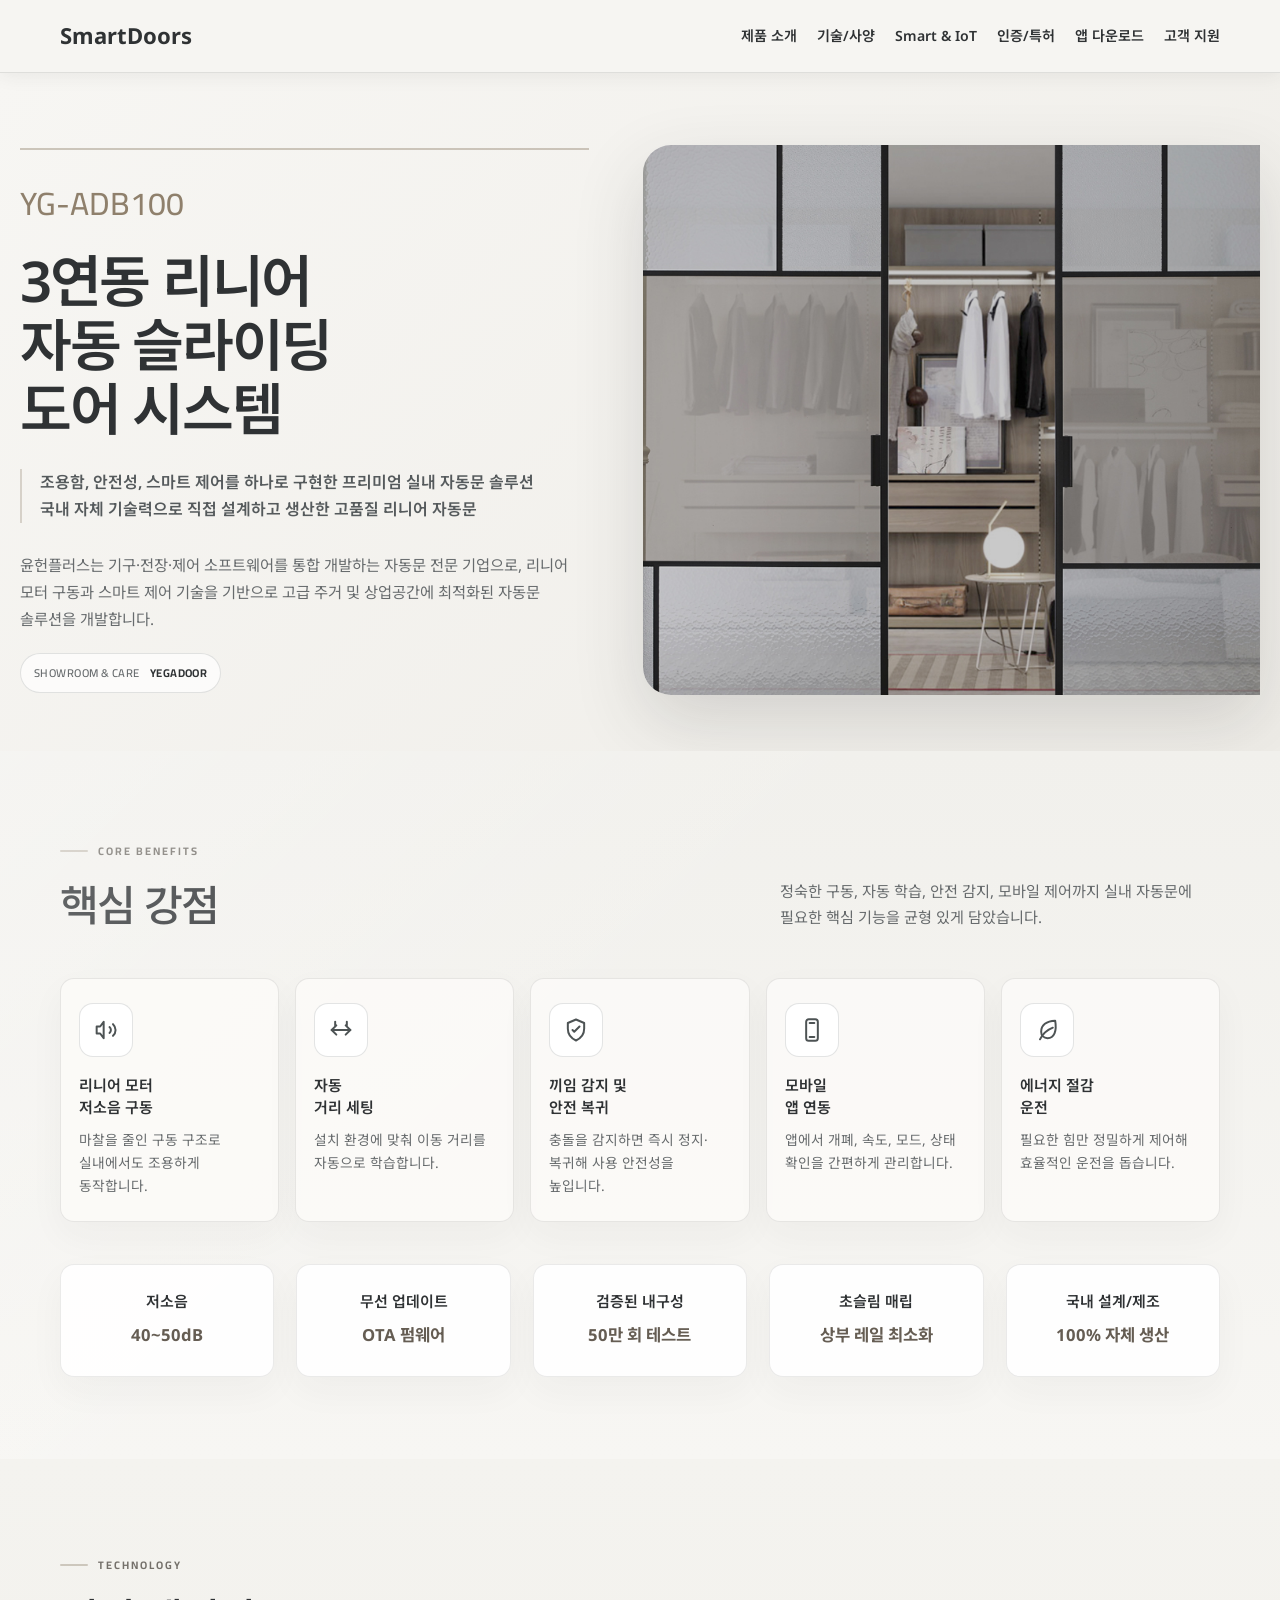
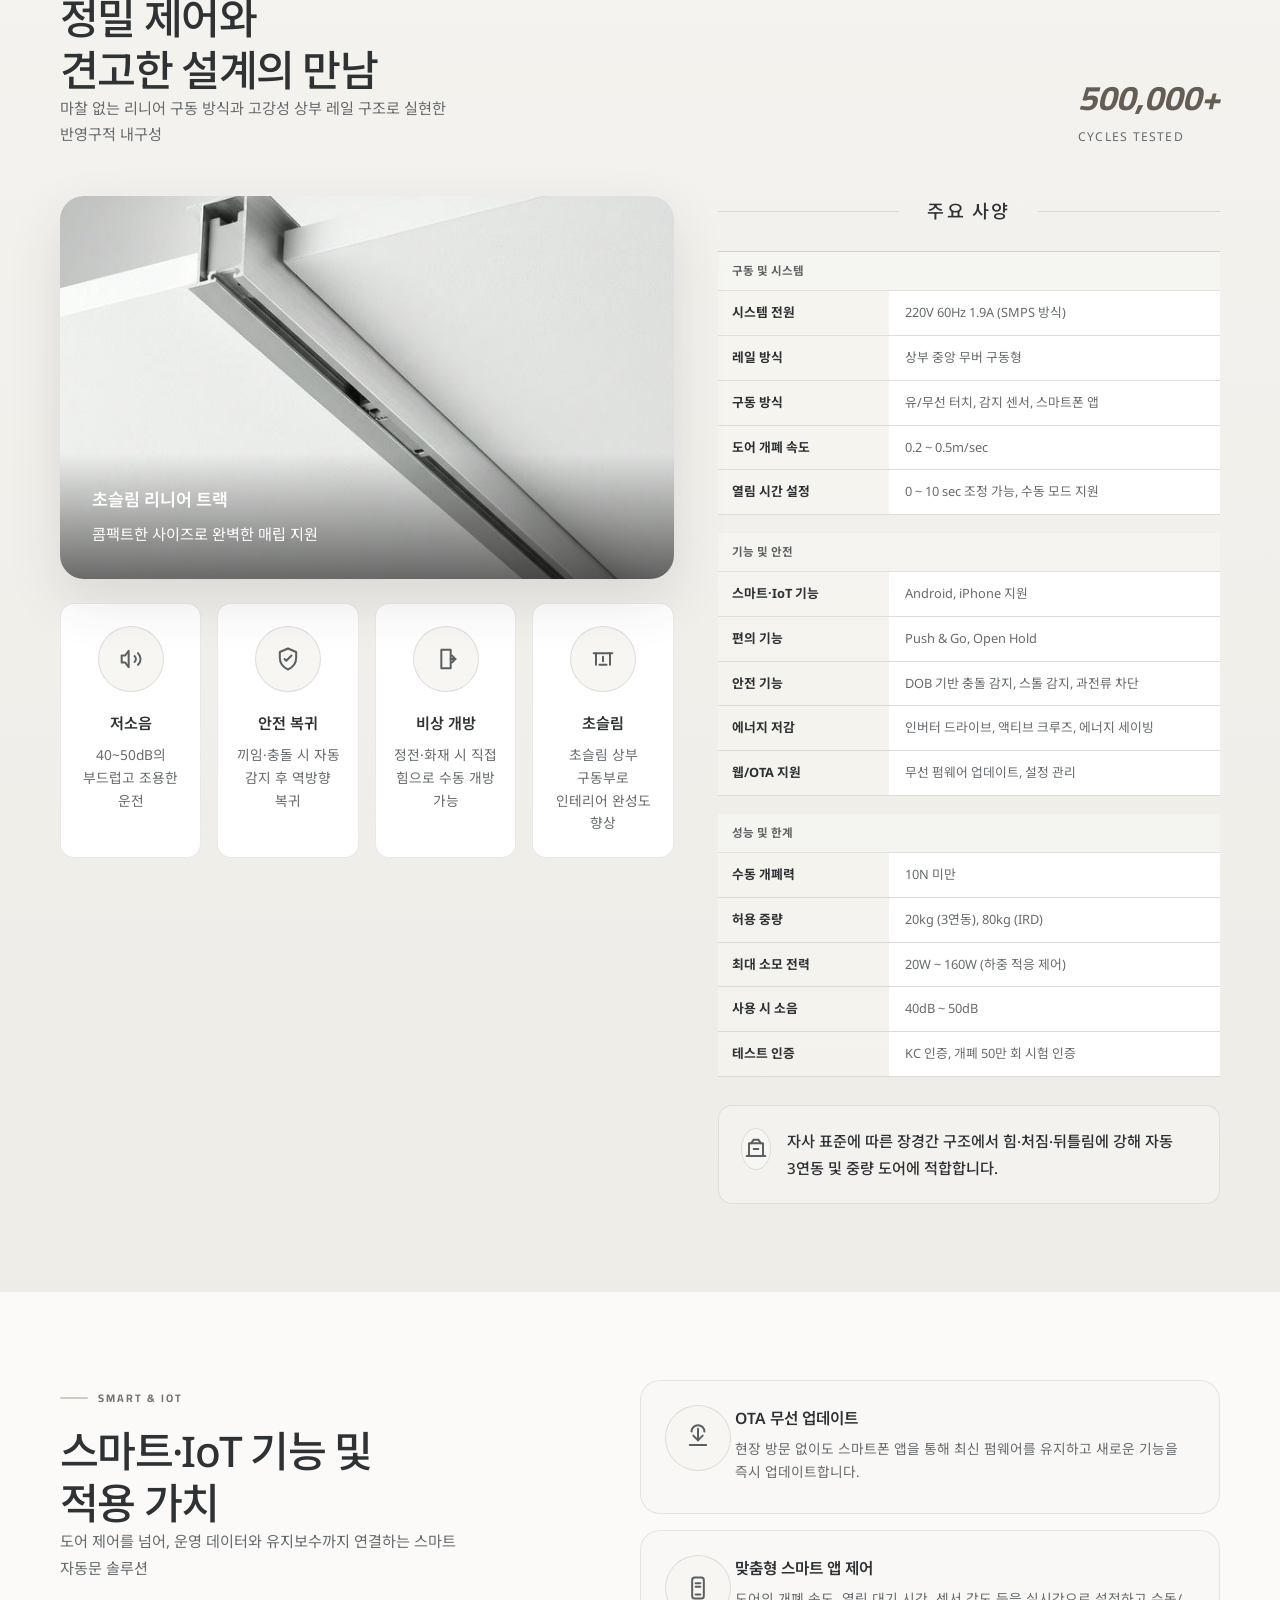
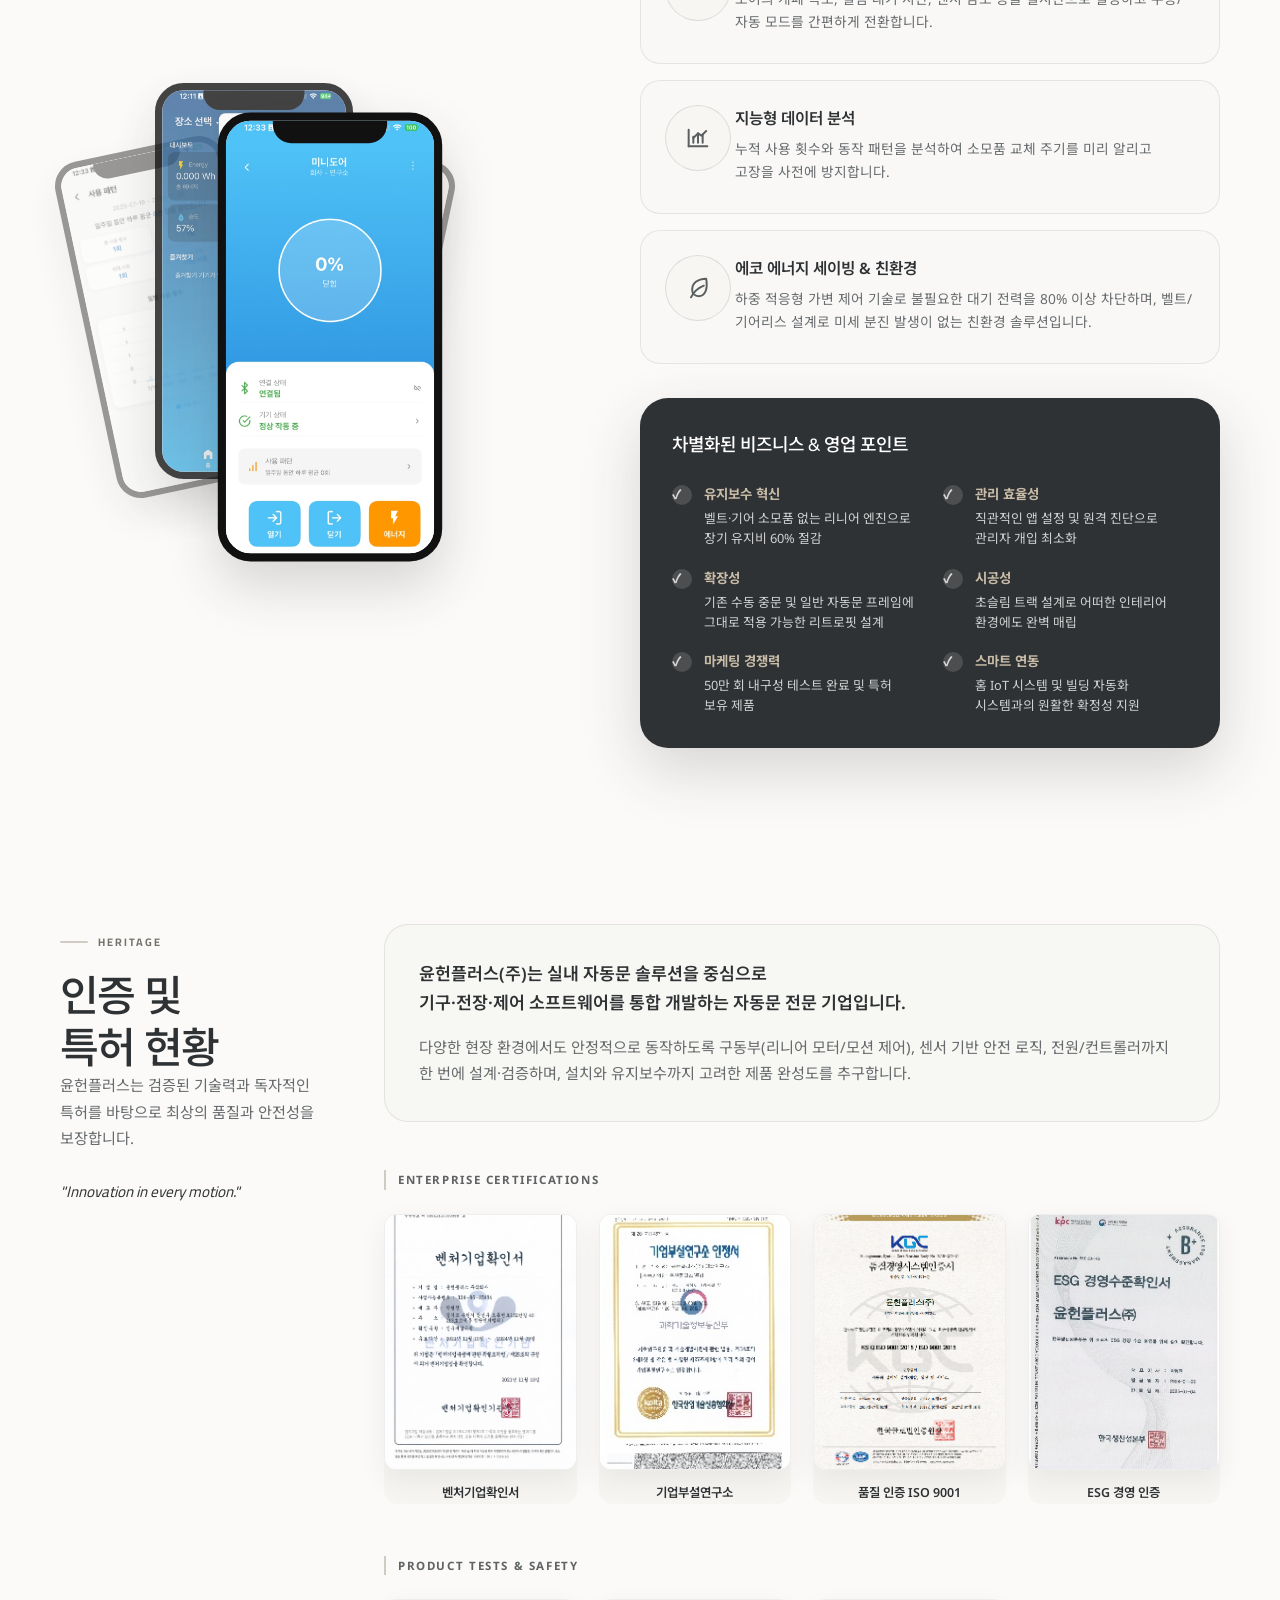
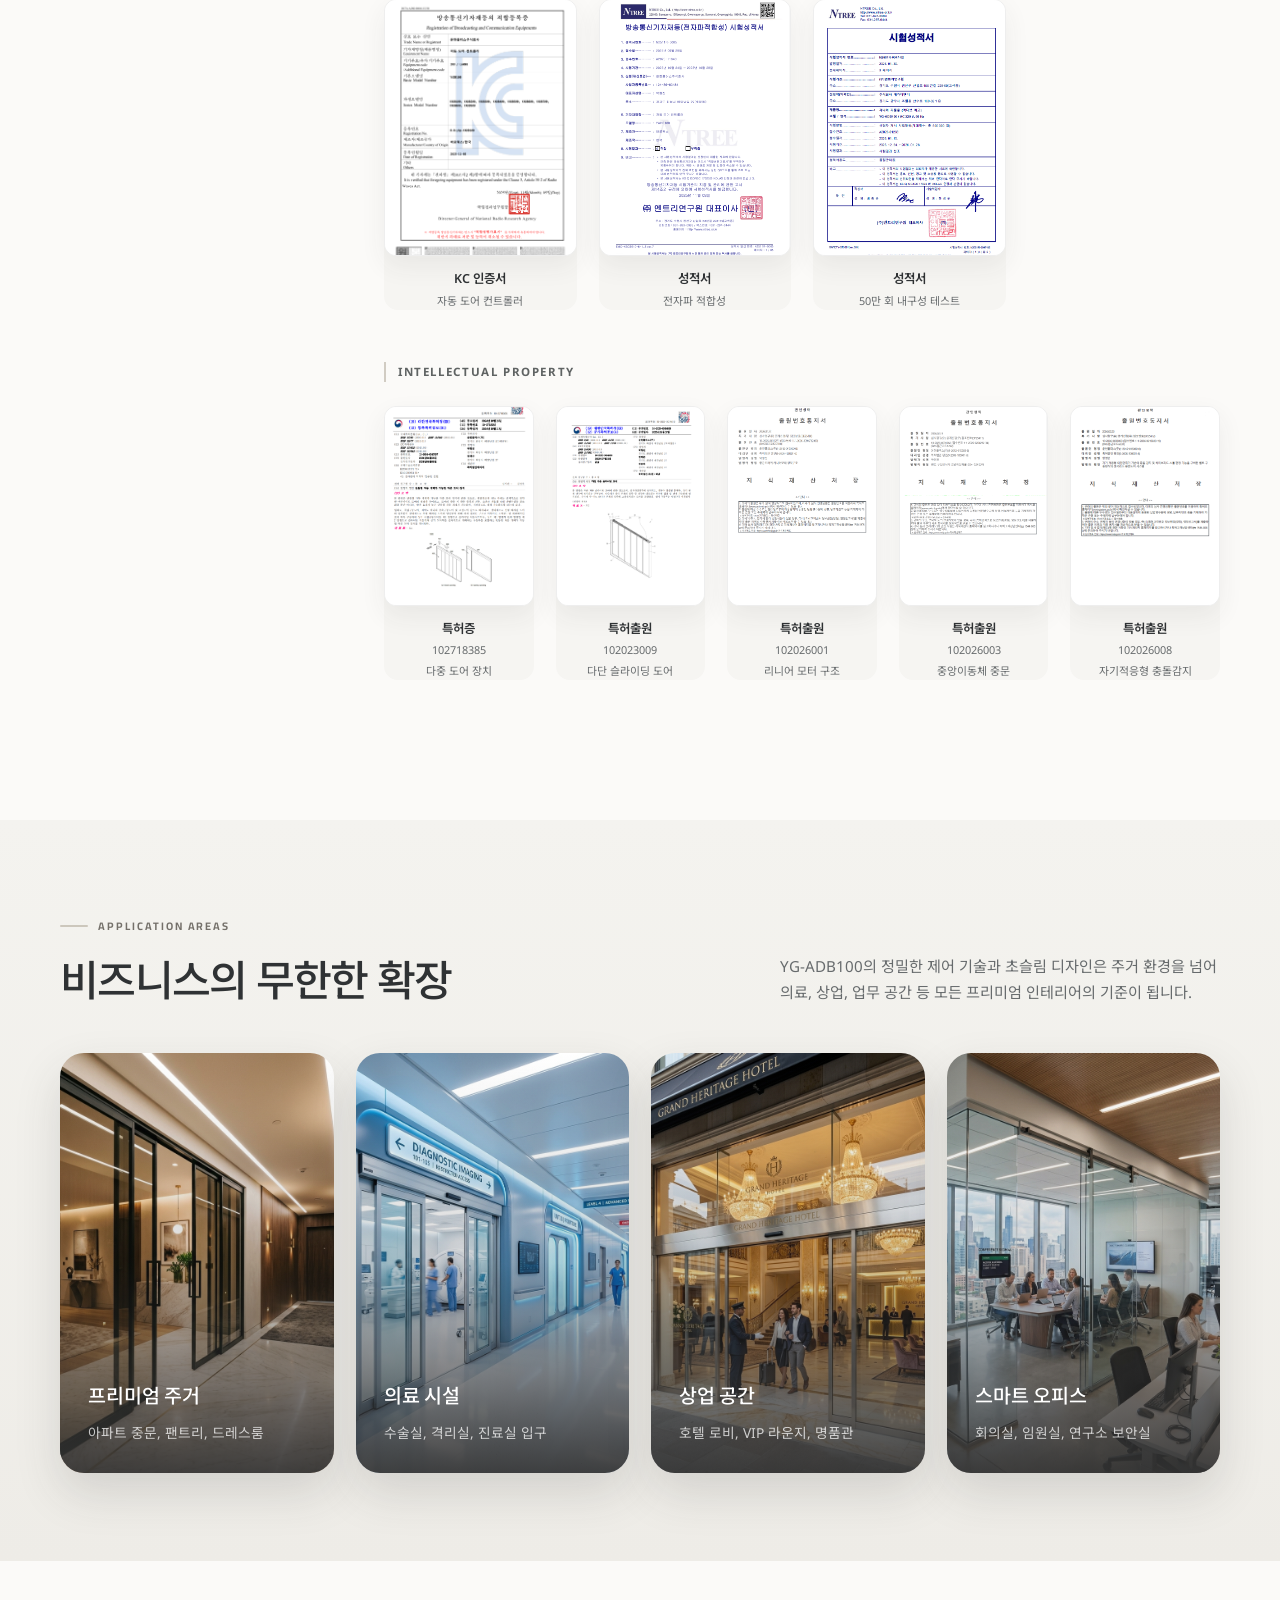
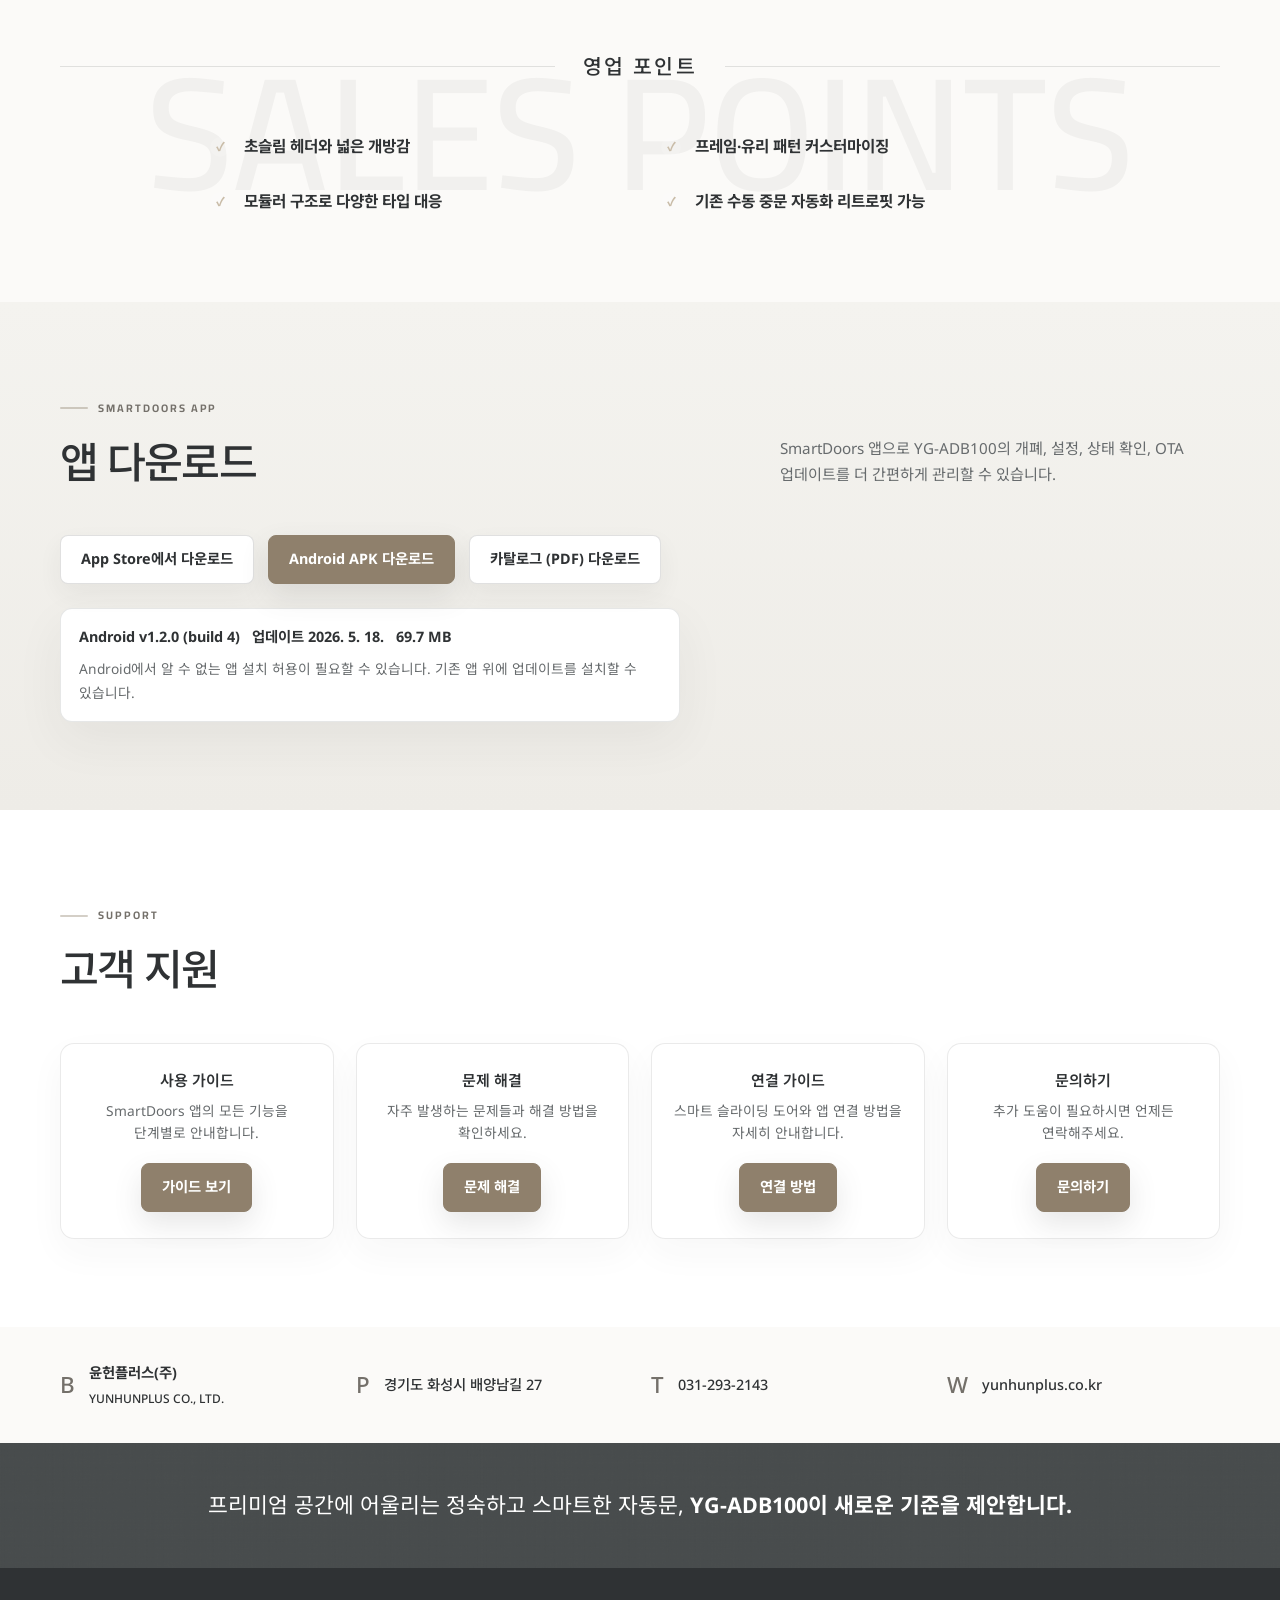
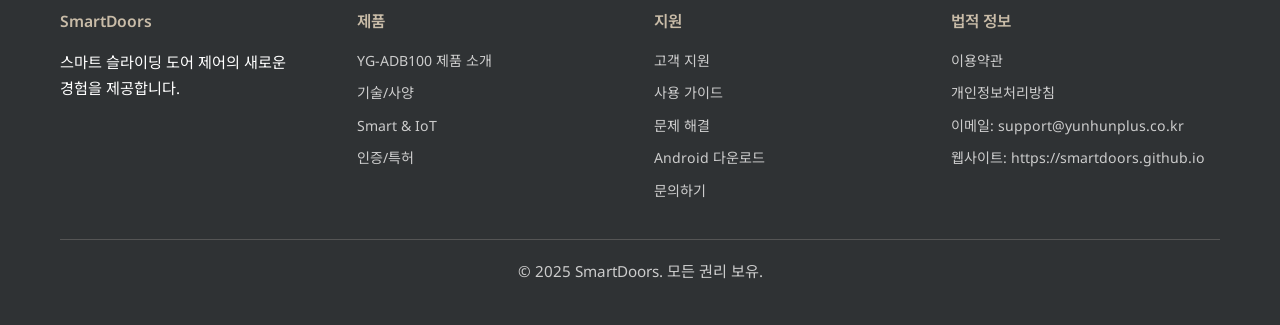
<file: index.html>
<!DOCTYPE html>
<html lang="ko">

<head>
    <meta charset="UTF-8">
    <meta name="viewport" content="width=device-width, initial-scale=1.0">
    <title>SmartDoors - YG-ADB100 스마트 자동 슬라이딩 도어</title>
    <meta name="description"
        content="SmartDoors는 YG-ADB100 스마트 자동 슬라이딩 도어 시스템과 모바일 앱을 소개하고, iOS 및 Android 앱 다운로드와 고객 지원을 제공합니다.">
    <meta name="keywords" content="YG-ADB100,스마트 슬라이딩 도어,자동문,슬라이딩 도어,리니어 모터,블루투스,스마트홈,자동화,제어,원격">
    <style>
        @import url("https://fonts.googleapis.com/css2?family=Cairo:wght@300;400;500;600;700&family=Noto+Sans:wght@300;400;500;600;700&family=Noto+Sans+KR:wght@300;400;500;600;700&display=swap");

        * {
            margin: 0;
            padding: 0;
            box-sizing: border-box;
        }

        :root {
            --gold: #8f806c;
            --gold-light: #c9bca8;
            --cream: #f6f5f2;
            --cream-deep: #eeece7;
            --surface: #fbfaf8;
            --dark: #2f3234;
            --gray: #676b6d;
            --line: rgba(83, 86, 86, 0.14);
            --font-sans: "Noto Sans", "Noto Sans KR", -apple-system, BlinkMacSystemFont, "Segoe UI", sans-serif;
            --font-serif: "Noto Sans", "Noto Sans KR", -apple-system, BlinkMacSystemFont, "Segoe UI", sans-serif;
            --font-display: "Cairo", "Noto Sans", "Noto Sans KR", sans-serif;
        }

        html {
            scroll-behavior: smooth;
        }

        body {
            font-family: var(--font-sans);
            font-size: 15.5px;
            line-height: 1.72;
            color: var(--dark);
            background-color: var(--cream);
            font-weight: 400;
            letter-spacing: 0;
            word-break: keep-all;
            overflow-wrap: break-word;
            text-rendering: optimizeLegibility;
        }

        img {
            max-width: 100%;
        }

        a {
            color: inherit;
        }

        p,
        li {
            font-size: 0.95rem;
            line-height: 1.74;
            word-break: keep-all;
            overflow-wrap: break-word;
        }

        h1,
        h2,
        h3,
        a,
        span,
        strong {
            word-break: keep-all;
        }

        .container {
            max-width: 1200px;
            margin: 0 auto;
            padding: 0 20px;
        }

        .serif {
            font-family: var(--font-display);
        }

        .header {
            position: sticky;
            top: 0;
            z-index: 1000;
            background: rgba(246, 245, 242, 0.96);
            border-bottom: 1px solid var(--line);
            box-shadow: 0 2px 18px rgba(51, 51, 51, 0.08);
            backdrop-filter: blur(16px);
        }

        .nav {
            position: relative;
            min-height: 72px;
            display: flex;
            justify-content: space-between;
            align-items: center;
            gap: 24px;
        }

        .logo {
            font-weight: 700;
            font-size: 1.38rem;
            color: var(--dark);
            text-decoration: none;
            letter-spacing: 0;
        }

        .nav-links {
            display: flex;
            flex-wrap: wrap;
            gap: 20px;
            justify-content: flex-end;
            font-size: 0.88rem;
            font-weight: 600;
        }

        .nav-links a {
            color: var(--dark);
            text-decoration: none;
            transition: color 0.2s ease;
        }

        .nav-links a:hover {
            color: var(--gold);
        }

        .nav-toggle {
            display: none;
            width: 42px;
            height: 42px;
            align-items: center;
            justify-content: center;
            border: 1px solid rgba(83, 86, 86, 0.16);
            border-radius: 10px;
            background: rgba(255, 255, 255, 0.56);
            color: var(--dark);
            cursor: pointer;
        }

        .nav-toggle-lines {
            position: relative;
            width: 18px;
            height: 14px;
        }

        .nav-toggle-lines span {
            position: absolute;
            left: 0;
            width: 100%;
            height: 2px;
            border-radius: 999px;
            background: currentColor;
            transition: transform 0.2s ease, opacity 0.2s ease, top 0.2s ease;
        }

        .nav-toggle-lines span:nth-child(1) {
            top: 0;
        }

        .nav-toggle-lines span:nth-child(2) {
            top: 6px;
        }

        .nav-toggle-lines span:nth-child(3) {
            top: 12px;
        }

        .nav.is-open .nav-toggle-lines span:nth-child(1) {
            top: 6px;
            transform: rotate(45deg);
        }

        .nav.is-open .nav-toggle-lines span:nth-child(2) {
            opacity: 0;
        }

        .nav.is-open .nav-toggle-lines span:nth-child(3) {
            top: 6px;
            transform: rotate(-45deg);
        }

        .brand-credit {
            color: var(--gray);
            text-decoration: none;
        }

        .brand-credit:hover {
            color: var(--gold);
        }

        .hero {
            background: linear-gradient(135deg, #f7f6f3 0%, #efede8 100%);
            padding: 72px 0 56px;
        }

        .hero .container {
            max-width: 1280px;
            padding-right: 20px;
        }

        .hero-grid {
            display: grid;
            grid-template-columns: minmax(430px, 0.96fr) minmax(520px, 1.04fr);
            gap: 54px;
            align-items: center;
        }

        .hero-copy {
            border-top: 2px solid rgba(143, 128, 108, 0.42);
            padding-top: 26px;
            max-width: 620px;
        }

        .kicker {
            color: var(--gray);
            font-family: var(--font-display);
            font-size: 0.74rem;
            font-weight: 600;
            letter-spacing: 0.14em;
            text-transform: uppercase;
            margin-bottom: 48px;
        }

        .partner-note {
            display: inline-flex;
            align-items: center;
            gap: 10px;
            flex-wrap: nowrap;
            width: fit-content;
            max-width: 100%;
            margin-top: 20px;
            padding: 9px 13px;
            border: 1px solid rgba(83, 86, 86, 0.16);
            border-radius: 999px;
            color: var(--gray);
            background: rgba(255, 255, 255, 0.68);
            text-decoration: none;
            font-family: var(--font-display);
            font-size: 0.7rem;
            font-weight: 600;
            letter-spacing: 0.04em;
            text-transform: uppercase;
            white-space: nowrap;
            transition: border-color 0.2s ease, color 0.2s ease, background 0.2s ease;
        }

        .partner-note span,
        .partner-note strong {
            white-space: nowrap;
        }

        .partner-note strong {
            color: var(--dark);
            font-weight: 700;
        }

        .partner-note:hover {
            color: var(--gold);
            border-color: rgba(143, 128, 108, 0.36);
            background: white;
        }

        .product-code {
            color: var(--gold);
            font-family: var(--font-display);
            font-size: clamp(1.5rem, 2.5vw, 2.1rem);
            font-weight: 500;
            margin-bottom: 18px;
        }

        .hero h1 {
            font-family: var(--font-serif);
            font-size: clamp(2.25rem, 4.4vw, 4.15rem);
            line-height: 1.14;
            font-weight: 600;
            letter-spacing: -0.04em;
            margin-bottom: 28px;
        }

        .hero-lead {
            color: #555a5c;
            border-left: 2px solid rgba(143, 128, 108, 0.3);
            padding-left: 18px;
            margin-bottom: 30px;
            font-size: 1rem;
            line-height: 1.68;
            font-weight: 600;
            word-break: keep-all;
        }

        .hero-copy p {
            max-width: 560px;
            color: var(--gray);
            font-size: 0.96rem;
        }

        .cta-buttons {
            display: flex;
            gap: 14px;
            flex-wrap: wrap;
            margin-top: 34px;
        }

        .cta-btn,
        .support-btn {
            display: inline-flex;
            align-items: center;
            justify-content: center;
            min-height: 48px;
            padding: 11px 20px;
            border-radius: 8px;
            background: var(--gold);
            color: white;
            text-decoration: none;
            font-size: 0.9rem;
            font-weight: 700;
            border: 1px solid var(--gold);
            box-shadow: 0 12px 28px rgba(83, 86, 86, 0.14);
            transition: transform 0.2s ease, background 0.2s ease;
        }

        .cta-btn:hover,
        .support-btn:hover {
            transform: translateY(-2px);
            background: #766a5a;
        }

        .cta-btn.store,
        .cta-btn.secondary {
            background: white;
            color: var(--dark);
            border-color: rgba(83, 86, 86, 0.18);
            box-shadow: 0 10px 24px rgba(51, 51, 51, 0.06);
        }

        .hero-image {
            height: clamp(460px, 43vw, 600px);
            min-height: 0;
            border-radius: 28px 0 0 28px;
            overflow: hidden;
            box-shadow: 0 26px 70px rgba(51, 51, 51, 0.16);
            background: var(--surface);
        }

        .hero-image img,
        .feature-image img,
        .app-card img,
        .cert-image img {
            width: 100%;
            height: 100%;
            display: block;
            object-fit: cover;
        }

        .hero-image img {
            object-position: center center;
        }

        .download-panel {
            margin-top: 24px;
            max-width: 620px;
            padding: 16px 18px;
            background: white;
            border: 1px solid rgba(83, 86, 86, 0.14);
            border-radius: 12px;
            color: var(--gray);
            box-shadow: 0 18px 50px rgba(51, 51, 51, 0.06);
        }

        .download-meta {
            display: flex;
            gap: 12px;
            flex-wrap: wrap;
            margin-bottom: 7px;
            color: var(--dark);
            font-size: 0.9rem;
            font-weight: 700;
        }

        .download-note {
            font-size: 0.86rem;
        }

        .section {
            padding: 88px 0;
            background: var(--surface);
        }

        .section.alt {
            background: linear-gradient(180deg, #f4f3ef 0%, #eeece7 100%);
        }

        .section-header {
            display: flex;
            justify-content: space-between;
            align-items: flex-end;
            gap: 32px;
            margin-bottom: 48px;
        }

        .section-label {
            display: inline-flex;
            align-items: center;
            gap: 10px;
            color: #74706a;
            font-family: var(--font-display);
            font-size: 0.68rem;
            font-weight: 700;
            letter-spacing: 0.18em;
            text-transform: uppercase;
            margin-bottom: 18px;
        }

        .section-label::before {
            content: "";
            width: 28px;
            height: 2px;
            border-radius: 999px;
            background: rgba(143, 128, 108, 0.38);
        }

        .section-title {
            font-family: var(--font-serif);
            color: var(--dark);
            font-size: clamp(1.9rem, 3.3vw, 3rem);
            line-height: 1.22;
            font-weight: 500;
            letter-spacing: -0.04em;
        }

        .section-desc {
            color: var(--gray);
            max-width: 440px;
            font-size: 0.95rem;
            line-height: 1.72;
            font-weight: 400;
        }

        .center-title {
            display: flex;
            align-items: center;
            justify-content: center;
            gap: 28px;
            color: var(--dark);
            font-family: var(--font-display);
            font-size: 1.28rem;
            letter-spacing: 0.12em;
            font-weight: 500;
            margin-bottom: 48px;
            text-align: center;
        }

        .center-title::before,
        .center-title::after {
            content: "";
            height: 1px;
            flex: 1;
            background: rgba(83, 86, 86, 0.16);
        }

        .strengths {
            position: relative;
            padding: 82px 0;
            background: linear-gradient(180deg, #f1f0ec 0%, #f7f6f3 100%);
            overflow: hidden;
        }

        .strengths::before {
            content: "";
            position: absolute;
            inset: 0;
            opacity: 0.65;
            background-image: linear-gradient(135deg, rgba(255, 255, 255, 0.48), rgba(255, 255, 255, 0) 46%);
            pointer-events: none;
        }

        .strength-grid,
        .metric-grid,
        .spec-grid,
        .business-grid,
        .application-grid,
        .support-grid,
        .cert-grid,
        .patent-grid {
            display: grid;
            gap: 22px;
            position: relative;
            z-index: 1;
        }

        .strength-grid {
            grid-template-columns: repeat(5, minmax(0, 1fr));
            gap: 16px;
            margin-bottom: 42px;
        }

        .metric-grid {
            grid-template-columns: repeat(5, minmax(0, 1fr));
        }

        .support-grid {
            grid-template-columns: repeat(4, minmax(0, 1fr));
        }

        .strength-card,
        .metric-card,
        .spec-card,
        .support-card,
        .cert-card {
            background: rgba(255, 255, 255, 0.9);
            border: 1px solid rgba(83, 86, 86, 0.12);
            border-radius: 14px;
            padding: 26px 20px;
            text-align: center;
            box-shadow: 0 14px 36px rgba(51, 51, 51, 0.04);
        }

        .strengths .strength-card {
            min-height: 198px;
            padding: 24px 18px;
            text-align: left;
            background: rgba(251, 250, 248, 0.92);
        }

        .strength-icon,
        .mini-icon {
            width: 66px;
            height: 66px;
            margin: 0 auto 18px;
            border-radius: 50%;
            border: 1px solid rgba(83, 86, 86, 0.16);
            display: flex;
            align-items: center;
            justify-content: center;
            color: #5a5f61;
            font-size: 1.35rem;
            background: #f7f6f3;
            font-weight: 600;
        }

        .strengths .strength-icon {
            width: 54px;
            height: 54px;
            margin: 0 0 18px;
            border-radius: 14px;
            color: #4d5354;
            background: #ffffff;
        }

        .strength-icon svg {
            width: 28px;
            height: 28px;
            stroke: currentColor;
            stroke-width: 1.7;
            fill: none;
            stroke-linecap: round;
            stroke-linejoin: round;
        }

        .mini-icon svg {
            width: 28px;
            height: 28px;
            stroke: currentColor;
            stroke-width: 1.7;
            fill: none;
            stroke-linecap: round;
            stroke-linejoin: round;
        }

        .strength-card h3,
        .metric-card h3,
        .spec-card h3,
        .support-card h3 {
            color: var(--dark);
            font-size: 0.94rem;
            line-height: 1.46;
            font-weight: 600;
            margin-bottom: 8px;
        }

        .strengths .strength-card h3 {
            min-height: 44px;
            margin-bottom: 10px;
        }

        .metric-value,
        .spec-value {
            display: block;
            color: #655d53;
            font-weight: 700;
            font-size: 1.04rem;
            margin-top: 4px;
        }

        .technology-grid {
            display: grid;
            grid-template-columns: minmax(0, 1.1fr) minmax(360px, 0.9fr);
            gap: 44px;
            align-items: start;
        }

        .feature-image {
            position: relative;
            aspect-ratio: 16 / 10;
            border-radius: 24px;
            overflow: hidden;
            box-shadow: 0 22px 54px rgba(51, 51, 51, 0.12);
            margin-bottom: 24px;
        }

        .image-caption {
            position: absolute;
            inset: auto 0 0;
            padding: 32px;
            color: white;
            background: linear-gradient(to top, rgba(0, 0, 0, 0.55), rgba(0, 0, 0, 0));
        }

        .image-caption h3 {
            font-size: 1.08rem;
            font-weight: 600;
            margin-bottom: 6px;
        }

        .feature-mini-grid {
            display: grid;
            grid-template-columns: repeat(4, minmax(0, 1fr));
            gap: 16px;
        }

        .feature-mini {
            background: white;
            border: 1px solid rgba(83, 86, 86, 0.13);
            border-radius: 14px;
            padding: 22px 16px;
            text-align: center;
        }

        .feature-mini h3 {
            margin-bottom: 8px;
            font-size: 0.95rem;
            font-weight: 600;
        }

        .feature-mini p,
        .support-card p,
        .strength-card p,
        .metric-card p,
        .spec-card p {
            color: var(--gray);
            font-size: 0.86rem;
            line-height: 1.65;
        }

        .spec-table {
            border-top: 1px solid rgba(83, 86, 86, 0.2);
        }

        .spec-group {
            margin-top: 18px;
        }

        .spec-group:first-child {
            margin-top: 0;
        }

        .spec-group-title {
            padding: 9px 14px;
            background: rgba(246, 245, 242, 0.9);
            color: #5f6363;
            border-bottom: 1px solid rgba(83, 86, 86, 0.13);
            font-size: 0.72rem;
            font-weight: 700;
        }

        .spec-row {
            display: grid;
            grid-template-columns: 34% 66%;
            border-bottom: 1px solid rgba(83, 86, 86, 0.12);
            font-size: 0.8rem;
            line-height: 1.55;
        }

        .spec-row strong {
            padding: 12px 14px;
            background: rgba(250, 248, 244, 0.42);
            color: var(--dark);
        }

        .spec-row span {
            padding: 12px 16px;
            color: var(--gray);
            background: white;
        }

        .structure-note {
            display: flex;
            gap: 16px;
            align-items: flex-start;
            margin-top: 28px;
            padding: 22px;
            background: #f3f2ef;
            border: 1px solid rgba(83, 86, 86, 0.13);
            border-radius: 14px;
            font-size: 0.92rem;
            font-weight: 500;
        }

        .smart-grid {
            display: grid;
            grid-template-columns: minmax(340px, 0.95fr) minmax(0, 1.05fr);
            gap: 56px;
            align-items: start;
        }

        .phone-stage {
            position: relative;
            min-height: 560px;
            margin-top: 44px;
        }

        .phone {
            position: absolute;
            width: 220px;
            height: 440px;
            border: 8px solid #111;
            border-radius: 32px;
            overflow: hidden;
            background: white;
            box-shadow: 0 24px 52px rgba(51, 51, 51, 0.18);
        }

        .phone::before {
            content: "";
            position: absolute;
            top: 0;
            left: 50%;
            width: 112px;
            height: 22px;
            transform: translateX(-50%);
            background: #111;
            border-radius: 0 0 18px 18px;
            z-index: 2;
        }

        .phone img {
            width: 100%;
            height: 100%;
            object-fit: cover;
        }

        .phone.one {
            left: 0;
            top: 72px;
            transform: rotate(-12deg) scale(0.78);
            opacity: 0.42;
        }

        .phone.two {
            left: 170px;
            top: 72px;
            transform: rotate(12deg) scale(0.78);
            opacity: 0.42;
        }

        .phone.three {
            left: 84px;
            top: 36px;
            transform: scale(0.9);
            opacity: 0.78;
        }

        .phone.four {
            left: 160px;
            top: 92px;
            transform: scale(1.02);
            z-index: 5;
        }

        .feature-list {
            display: grid;
            gap: 16px;
            margin-bottom: 34px;
        }

        .feature-item {
            display: grid;
            grid-template-columns: 52px 1fr;
            gap: 18px;
            padding: 24px;
            border: 1px solid rgba(83, 86, 86, 0.12);
            border-radius: 20px;
            background: rgba(246, 245, 242, 0.42);
        }

        .feature-item h3 {
            font-size: 0.98rem;
            font-weight: 600;
            margin-bottom: 6px;
        }

        .feature-item p {
            color: var(--gray);
            font-size: 0.86rem;
            line-height: 1.65;
        }

        .business-box {
            padding: 32px;
            background: var(--dark);
            color: white;
            border-radius: 28px;
            box-shadow: 0 22px 60px rgba(51, 51, 51, 0.18);
        }

        .business-box h3 {
            font-family: var(--font-display);
            font-size: 1.12rem;
            font-weight: 500;
            margin-bottom: 22px;
        }

        .business-grid {
            grid-template-columns: repeat(2, minmax(0, 1fr));
            gap: 18px 26px;
        }

        .business-point {
            display: grid;
            grid-template-columns: 20px 1fr;
            gap: 12px;
            align-items: start;
        }

        .check {
            width: 20px;
            height: 20px;
            border-radius: 50%;
            background: rgba(255, 255, 255, 0.14);
            color: var(--gold-light);
            display: flex;
            align-items: center;
            justify-content: center;
            font-size: 0.75rem;
            font-weight: 900;
            margin-top: 2px;
        }

        .business-point strong {
            display: block;
            color: var(--gold-light);
            font-size: 0.84rem;
            margin-bottom: 3px;
        }

        .business-point span {
            display: block;
            color: rgba(255, 255, 255, 0.78);
            font-size: 0.8rem;
            line-height: 1.55;
        }

        .application-grid {
            grid-template-columns: repeat(4, minmax(0, 1fr));
        }

        .app-card {
            position: relative;
            min-height: 420px;
            border-radius: 24px;
            overflow: hidden;
            color: white;
            box-shadow: 0 20px 46px rgba(51, 51, 51, 0.15);
        }

        .app-card::after {
            content: "";
            position: absolute;
            inset: 0;
            background: linear-gradient(to top, rgba(51, 51, 51, 0.92), rgba(51, 51, 51, 0.18), rgba(51, 51, 51, 0));
        }

        .app-card-content {
            position: absolute;
            inset: auto 0 0;
            z-index: 1;
            padding: 28px;
        }

        .app-card h3 {
            font-family: var(--font-display);
            font-size: 1.22rem;
            font-weight: 500;
            margin-bottom: 8px;
        }

        .app-card p {
            color: rgba(255, 255, 255, 0.74);
            font-size: 0.86rem;
        }

        .sales-points {
            position: relative;
            overflow: hidden;
        }

        .sales-points::before {
            content: "SALES POINTS";
            position: absolute;
            left: 50%;
            top: 50%;
            transform: translate(-50%, -50%);
            color: rgba(83, 86, 86, 0.06);
            font-family: var(--font-display);
            font-size: clamp(3rem, 13vw, 10rem);
            font-weight: 600;
            white-space: nowrap;
        }

        .sales-grid {
            position: relative;
            z-index: 1;
            max-width: 860px;
            margin: 0 auto;
            display: grid;
            grid-template-columns: repeat(2, minmax(0, 1fr));
            gap: 28px 42px;
        }

        .sales-item {
            display: flex;
            align-items: center;
            gap: 14px;
            color: var(--dark);
            font-size: 0.98rem;
            font-weight: 700;
        }

        .cert-layout {
            display: grid;
            grid-template-columns: 260px 1fr;
            gap: 64px;
        }

        .company-box {
            padding: 34px;
            background: rgba(246, 245, 242, 0.72);
            border: 1px solid rgba(83, 86, 86, 0.12);
            border-radius: 24px;
            margin-bottom: 48px;
        }

        .company-box strong {
            display: block;
            color: var(--dark);
            font-size: 1.08rem;
            line-height: 1.7;
            font-weight: 600;
            margin-bottom: 16px;
        }

        .company-box p {
            color: var(--gray);
        }

        .cert-section {
            margin-bottom: 52px;
        }

        .cert-section h3 {
            color: #5f6363;
            font-size: 0.72rem;
            font-weight: 700;
            letter-spacing: 0.14em;
            text-transform: uppercase;
            border-left: 2px solid rgba(143, 128, 108, 0.38);
            padding-left: 12px;
            margin-bottom: 24px;
        }

        .cert-grid {
            grid-template-columns: repeat(4, minmax(0, 1fr));
        }

        .patent-grid {
            grid-template-columns: repeat(5, minmax(0, 1fr));
        }

        .cert-card {
            padding: 0;
            box-shadow: none;
            background: var(--cream);
            border: 0;
        }

        .cert-image {
            aspect-ratio: 3 / 4;
            border-radius: 12px;
            overflow: hidden;
            background: white;
            border: 1px solid #eee;
            box-shadow: 0 10px 26px rgba(51, 51, 51, 0.07);
            margin-bottom: 12px;
        }

        .cert-card strong {
            display: block;
            color: var(--dark);
            font-size: 0.78rem;
            font-weight: 600;
        }

        .cert-card span {
            display: block;
            color: var(--gray);
            font-size: 0.68rem;
            margin-top: 2px;
        }

        .company-info {
            padding: 34px 0;
            background: var(--surface);
        }

        .company-info-grid {
            display: grid;
            grid-template-columns: repeat(4, minmax(0, 1fr));
            gap: 22px;
        }

        .company-info-item {
            display: flex;
            gap: 14px;
            align-items: center;
            color: var(--dark);
            font-size: 0.9rem;
            font-weight: 500;
        }

        .company-info-item span:first-child {
            color: #74706a;
            font-size: 1.4rem;
        }

        .banner {
            position: relative;
            margin-top: -1px;
            padding: 44px 20px;
            text-align: center;
            color: white;
            background: #4b4f50;
            overflow: hidden;
        }

        .banner::before {
            content: "";
            position: absolute;
            inset: 0;
            background-image: url("images/black-linen.png");
            opacity: 0.12;
        }

        .banner p {
            position: relative;
            z-index: 1;
            font-size: clamp(1rem, 1.8vw, 1.35rem);
            font-weight: 400;
            line-height: 1.7;
        }

        .support {
            background: white;
        }

        .support-card {
            text-align: center;
        }

        .support-card p {
            margin-bottom: 18px;
        }

        .footer {
            background: var(--dark);
            color: white;
            padding: 40px 0;
            text-align: center;
        }

        .footer-content {
            display: grid;
            grid-template-columns: repeat(4, minmax(0, 1fr));
            gap: 28px;
            text-align: left;
            margin-bottom: 28px;
        }

        .footer h3 {
            color: var(--gold-light);
            margin-bottom: 14px;
            font-size: 0.98rem;
            font-weight: 600;
        }

        .footer ul {
            list-style: none;
        }

        .footer li {
            color: #ccc;
            margin-bottom: 8px;
            font-size: 0.88rem;
        }

        .footer a {
            color: #ccc;
            text-decoration: none;
        }

        .footer a:hover {
            color: white;
        }

        .footer-bottom {
            border-top: 1px solid #555;
            padding-top: 18px;
            color: #ccc;
        }

        @media screen and (max-width: 1024px) {

            .hero-grid,
            .technology-grid,
            .smart-grid,
            .cert-layout {
                grid-template-columns: 1fr;
            }

            .hero .container {
                padding-right: 20px;
            }

            .strength-grid,
            .metric-grid,
            .application-grid,
            .company-info-grid,
            .footer-content {
                grid-template-columns: repeat(2, minmax(0, 1fr));
            }

            .phone-stage {
                max-width: 460px;
                margin-left: auto;
                margin-right: auto;
            }
        }

        @media screen and (max-width: 760px) {
            body {
                font-size: 15px;
            }

            p,
            li {
                font-size: 0.92rem;
                line-height: 1.68;
            }

            .nav {
                align-items: center;
                flex-direction: row;
                padding: 14px 0;
                min-height: 64px;
            }

            .nav-toggle {
                display: inline-flex;
            }

            .nav-links {
                display: none;
                position: absolute;
                top: calc(100% + 10px);
                left: 0;
                right: 0;
                z-index: 10;
                grid-template-columns: 1fr;
                gap: 0;
                padding: 8px;
                border: 1px solid rgba(83, 86, 86, 0.14);
                border-radius: 14px;
                background: rgba(251, 250, 248, 0.98);
                box-shadow: 0 18px 44px rgba(51, 51, 51, 0.14);
                font-size: 0.92rem;
            }

            .nav.is-open .nav-links {
                display: grid;
            }

            .nav-links a {
                padding: 12px 14px;
                border-radius: 10px;
            }

            .nav-links a:hover {
                background: rgba(143, 128, 108, 0.08);
            }

            .hero {
                position: relative;
                min-height: 540px;
                padding: 36px 0 40px;
                display: flex;
                align-items: flex-end;
                background-image: linear-gradient(180deg, rgba(32, 35, 36, 0.18) 0%, rgba(32, 35, 36, 0.64) 62%, rgba(32, 35, 36, 0.82) 100%), url("images/hero/yegadoor-sliding-door.jpg");
                background-size: cover;
                background-position: center center;
                border-bottom: 0;
            }

            .hero-grid {
                display: block;
            }

            .hero-copy {
                max-width: none;
                padding-top: 0;
                border-top: 0;
            }

            .product-code {
                color: rgba(255, 255, 255, 0.82);
                font-size: 1.22rem;
                margin-bottom: 12px;
            }

            .hero h1 {
                max-width: 10.5em;
                color: white;
                font-size: clamp(2.05rem, 10vw, 2.72rem);
                line-height: 1.14;
                margin-bottom: 20px;
            }

            .hero h1 br {
                display: none;
            }

            .hero-lead {
                color: rgba(255, 255, 255, 0.9);
                border-left-color: rgba(255, 255, 255, 0.36);
                font-size: 0.95rem;
                line-height: 1.62;
                margin-bottom: 18px;
            }


            .hero-copy p {
                max-width: 34em;
                color: rgba(255, 255, 255, 0.78);
                font-size: 0.9rem;
                line-height: 1.64;
            }

            .partner-note {
                gap: 8px;
                flex-wrap: wrap;
                padding: 8px 11px;
                color: rgba(255, 255, 255, 0.76);
                border-color: rgba(255, 255, 255, 0.26);
                background: rgba(255, 255, 255, 0.1);
                font-size: 0.64rem;
                letter-spacing: 0.02em;
                white-space: normal;
            }

            .partner-note strong {
                color: white;
            }

            .hero-image {
                display: none;
            }

            .section-header {
                display: block;
                margin-bottom: 32px;
            }

            .section {
                padding: 64px 0;
            }

            .strengths {
                padding: 64px 0;
            }

            .section-label {
                margin-bottom: 14px;
            }

            .section-title {
                font-size: clamp(1.72rem, 8vw, 2.24rem);
                line-height: 1.24;
            }

            .section-desc {
                max-width: none;
                margin-top: 14px;
            }

            .center-title {
                font-size: 1.12rem;
                letter-spacing: 0.08em;
            }

            .strength-grid,
            .metric-grid,
            .feature-mini-grid,
            .business-grid,
            .application-grid,
            .support-grid,
            .cert-grid,
            .patent-grid,
            .company-info-grid,
            .footer-content,
            .sales-grid {
                grid-template-columns: 1fr;
            }

            .spec-row {
                grid-template-columns: 1fr;
            }

            .strength-grid,
            .feature-mini-grid,
            .feature-list,
            .metric-grid,
            .support-grid {
                gap: 12px;
            }

            .strengths .strength-card,
            .feature-mini {
                display: grid;
                grid-template-columns: 46px 1fr;
                column-gap: 14px;
                align-items: start;
                min-height: 0;
                padding: 18px;
                text-align: left;
            }

            .strengths .strength-icon,
            .feature-mini .mini-icon {
                width: 46px;
                height: 46px;
                margin: 0;
                border-radius: 12px;
            }

            .strength-icon svg,
            .mini-icon svg {
                width: 24px;
                height: 24px;
            }

            .strengths .strength-card h3,
            .feature-mini h3 {
                min-height: 0;
                margin: 0 0 5px;
                font-size: 0.96rem;
                line-height: 1.34;
            }

            .strengths .strength-card h3 br {
                display: none;
            }

            .strengths .strength-card p,
            .feature-mini p {
                grid-column: 2;
                font-size: 0.84rem;
                line-height: 1.56;
            }

            .metric-card {
                display: grid;
                grid-template-columns: minmax(92px, 0.8fr) 1fr;
                gap: 10px;
                align-items: center;
                padding: 16px 18px;
                text-align: left;
            }

            .metric-card h3 {
                margin: 0;
                font-size: 0.84rem;
            }

            .metric-value {
                margin: 0;
                font-size: 0.98rem;
                text-align: right;
            }

            .feature-item {
                grid-template-columns: 46px 1fr;
                gap: 14px;
                padding: 18px;
                border-radius: 16px;
            }

            .feature-item .mini-icon {
                width: 46px;
                height: 46px;
                margin: 0;
                border-radius: 12px;
            }

            .feature-item h3 {
                font-size: 0.96rem;
                line-height: 1.36;
            }

            .feature-item p {
                font-size: 0.84rem;
                line-height: 1.58;
            }

            .support-card {
                padding: 22px 20px;
                text-align: left;
            }

            .support-btn,
            .cta-btn {
                width: 100%;
            }

            .business-box {
                padding: 24px 20px;
                border-radius: 22px;
            }

            .business-point {
                grid-template-columns: 18px 1fr;
                gap: 10px;
            }

            .business-point strong {
                line-height: 1.42;
            }

            .cert-section {
                margin-bottom: 36px;
            }

            .cert-section h3 {
                margin-bottom: 14px;
            }

            .cert-grid,
            .patent-grid {
                gap: 10px;
            }

            .cert-card {
                display: grid;
                grid-template-columns: 74px 1fr;
                column-gap: 14px;
                align-items: center;
                padding: 12px;
                border: 1px solid rgba(83, 86, 86, 0.12);
                border-radius: 14px;
                background: rgba(255, 255, 255, 0.78);
                text-align: left;
            }

            .cert-image {
                width: 74px;
                aspect-ratio: 3 / 4;
                margin: 0;
                border-radius: 9px;
                box-shadow: 0 8px 18px rgba(51, 51, 51, 0.06);
            }

            .cert-card strong {
                font-size: 0.86rem;
                line-height: 1.35;
            }

            .cert-card span {
                font-size: 0.72rem;
                line-height: 1.38;
            }

            .smart-grid {
                gap: 24px;
            }

            .phone-stage {
                min-height: 480px;
                transform: scale(0.82);
                transform-origin: top center;
                margin-bottom: -80px;
            }

            .phone.one {
                left: -30px;
            }

            .phone.two {
                left: 150px;
            }

            .phone.three {
                left: 54px;
            }

            .phone.four {
                left: 128px;
            }
        }

        @media screen and (max-width: 420px) {
            .container {
                padding-left: 16px;
                padding-right: 16px;
            }

            .hero h1 {
                max-width: 9.6em;
                font-size: clamp(1.9rem, 10.5vw, 2.38rem);
            }

            .hero {
                min-height: 500px;
                padding-top: 30px;
                padding-bottom: 34px;
            }

            .metric-card {
                grid-template-columns: 1fr;
                gap: 2px;
            }

            .metric-value {
                text-align: left;
            }

            .strengths .strength-card,
            .feature-mini,
            .feature-item {
                grid-template-columns: 42px 1fr;
                gap: 12px;
                padding: 16px;
            }

            .strengths .strength-icon,
            .feature-mini .mini-icon,
            .feature-item .mini-icon {
                width: 42px;
                height: 42px;
            }

            .cert-card {
                grid-template-columns: 64px 1fr;
                padding: 10px;
            }

            .cert-image {
                width: 64px;
            }

            .strength-icon svg,
            .mini-icon svg {
                width: 22px;
                height: 22px;
            }
        }
        .print-header, .print-header, .print-footer {
            display: none;
        }
        @media print {
            @page {
                size: A4 portrait;
                margin: 0;
            }
            * {
                box-shadow: none !important;
                text-shadow: none !important;
            }
            html, body {
                -webkit-print-color-adjust: exact !important;
                print-color-adjust: exact !important;
                background-color: #f6f5f2 !important;
            }
            body {
                width: 1200px;
                zoom: 0.66;
                margin: 0 auto;
                padding-top: 110px !important; /* 상단 머리말과의 간격을 시원하게 확장 */
                padding-bottom: 80px !important;
            }
            .header, #download, #support, .partner-note, .company-info, .footer, .banner {
                display: none !important;
            }
            /* 인쇄 시 히어로 영역 텍스트 색상을 검은색으로 강제 지정하여 가독성 극대화 */
            .hero h1, .hero-lead, .hero-copy p, .hero-grid * {
                color: #000000 !important;
            }
            /* 1페이지에 hero와 strengths 통합하기 위한 패딩 미세 조정 */
            .hero {
                padding: 40px 0 20px 0 !important;
            }
            .strengths {
                padding: 20px 0 40px 0 !important;
            }
            /* strengths 뒷배경 그라데이션 제거 */
            .strengths::before {
                display: none !important;
            }
            /* 각 주요 섹션이 개별 1페이지씩 차지하도록 강제 페이지 분할 지정 (strengths는 1페이지에 통합되므로 제외) */
            #technology, #smart, #certifications, .section.alt {
                page-break-before: always !important;
                break-before: page !important;
            }
            /* 전체 섹션 배경 및 여백을 통일하여 분홍색 그라데이션 왜곡 해결 */
            section, .section, .strengths, .cert-section, .section.alt {
                background: #f6f5f2 !important;
                background-color: #f6f5f2 !important;
                page-break-inside: avoid;
                break-inside: avoid;
                padding: 64px 0 !important;
            }
            /* 2페이지부터 시작하는 섹션 상단 패딩 조율 (대안 A 반영: 80px) */
            #technology, #smart, #certifications, .section.alt {
                padding-top: 80px !important;
                padding-bottom: 64px !important;
            }
            /* 크롬 PDF border-radius 이미지 마스킹 버그 방지 */
            .hero-image, .feature-image, .app-card, .cert-image, .cert-card, .app-card img, .hero-image img, .feature-image img {
                border-radius: 0 !important;
            }
            /* 캡션 및 카드의 투명 그라데이션을 완전히 투명하게 수정 (사용자 피드백 반영) */
            .image-caption {
                background: transparent !important;
                background-image: none !important;
                padding: 16px 20px !important;
            }
            .app-card::after {
                display: none !important;
            }
            .app-card-content {
                background: transparent !important;
                background-image: none !important;
                padding: 16px 20px !important;
                left: 0 !important;
                right: 0 !important;
                width: 100% !important;
            }
            .phone-stage {
                min-height: 480px !important;
                transform: scale(0.8) !important;
                transform-origin: top center !important;
                margin-top: 30px !important;
                margin-bottom: -60px !important;
            }
            /* Heritage 섹션이 1페이지 내에 완전 수납되도록 최적화 */
            .company-box {
                display: none !important; /* 세로 공간 대폭 확보를 위해 회사 설명 숨김 */
            }
            #certifications {
                padding-top: 80px !important; /* 머리말과 겹치지 않게 조율 */
                padding-bottom: 20px !important; /* 하단 여백 축소 */
            }
            .cert-section {
                margin-bottom: 12px !important; /* 섹션 간 마진 축소 */
                page-break-inside: avoid;
                break-inside: avoid;
            }
            .cert-section h3 {
                font-size: 13px !important;
                margin-bottom: 8px !important;
            }
            .cert-image {
                max-height: 140px !important; /* 3열 배치 상태에서 1페이지 수납을 위해 140px로 조율 */
                aspect-ratio: 3 / 4 !important;
                margin-bottom: 6px !important;
                width: auto !important;
                margin-left: auto !important;
                margin-right: auto !important;
                border: 1px solid rgba(83, 86, 86, 0.2) !important;
            }
            .cert-card {
                padding: 4px !important;
            }
            .cert-card strong {
                font-size: 11px !important;
                line-height: 1.3 !important;
            }
            .cert-card span {
                font-size: 9px !important;
                line-height: 1.3 !important;
            }
            /* 인증 및 특허를 3열 정도로 배치 (사용자 피드백 반영) */
            .cert-grid, .patent-grid {
                grid-template-columns: repeat(3, 1fr) !important;
                gap: 12px !important;
            }
            /* 눈에 띄도록 골드 배경색을 적용한 상단 머리말 스타일 */
            .print-header {
                display: flex !important;
                position: fixed;
                top: 20px;
                left: 0;
                right: 0;
                justify-content: center;
                align-items: center;
                font-size: 14px;
                font-weight: 700;
                color: #ffffff !important;
                background: #8f806c !important; /* 골드 배경 */
                border-bottom: 0 !important;
                padding: 12px 20px !important;
                z-index: 9999;
                width: 1200px;
                margin: 0 auto;
            }
            .print-footer {
                display: flex !important;
                position: fixed;
                bottom: 15px;
                left: 0;
                right: 0;
                justify-content: center;
                align-items: center;
                gap: 15px;
                font-size: 12px;
                color: #676b6d;
                border-top: 1px solid rgba(83, 86, 86, 0.16);
                padding-top: 10px;
                background: #f6f5f2 !important;
                z-index: 9999;
                width: 1200px;
                margin: 0 auto;
            }
            .print-header span, .print-footer span {
                display: inline-block;
            }
        }
        </style>
</head>

<body>
    <header class="header">
        <div class="container">
            <nav class="nav">
                <a href="#" class="logo">SmartDoors</a>
                <button class="nav-toggle" type="button" aria-label="메뉴 열기" aria-expanded="false"
                    aria-controls="site-menu">
                    <span class="nav-toggle-lines" aria-hidden="true">
                        <span></span>
                        <span></span>
                        <span></span>
                    </span>
                </button>
                <div class="nav-links" id="site-menu">
                    <a href="#product">제품 소개</a>
                    <a href="#technology">기술/사양</a>
                    <a href="#smart">Smart & IoT</a>
                    <a href="#certifications">인증/특허</a>
                    <a href="#download">앱 다운로드</a>
                    <a href="support/">고객 지원</a>
                </div>
            </nav>
        </div>
    </header>

    <main>
        <section id="product" class="hero">
            <div class="container">
                <div class="hero-grid">
                    <div class="hero-copy">
                        <div class="product-code">YG-ADB100</div>
                        <h1>3연동 리니어 <br>자동 슬라이딩 <br>도어 시스템</h1>
                        <div class="hero-lead">조용함, 안전성, 스마트 제어를 하나로 구현한 프리미엄 실내 자동문 솔루션 <br>국내 자체 기술력으로 직접 설계하고 생산한 고품질 리니어 자동문</div>
                        <p>윤헌플러스는 기구·전장·제어 소프트웨어를 통합 개발하는 자동문 전문 기업으로, 리니어 모터 구동과 스마트 제어 기술을 기반으로 고급 주거 및 상업공간에 최적화된 자동문
                            솔루션을 개발합니다.</p>
                        <a class="partner-note" href="http://yegadoor.com/shop/main/index.php" target="_blank"
                            rel="noopener"><span>showroom & care</span><strong>yegadoor</strong></a>
                    </div>
                    <div class="hero-image">
                        <img src="images/hero/yegadoor-sliding-door.jpg" alt="예가도어 프리미엄 실내 슬라이딩 도어 시공 이미지">
                    </div>
                </div>
            </div>
        </section>

        <section class="strengths">
            <div class="container">
                <div class="section-header">
                    <div>
                        <span class="section-label">Core Benefits</span>
                        <h2 class="section-title">핵심 강점</h2>
                    </div>
                    <p class="section-desc">정숙한 구동, 자동 학습, 안전 감지, 모바일 제어까지 실내 자동문에 필요한 핵심 기능을 균형 있게 담았습니다.</p>
                </div>
                <div class="strength-grid">
                    <div class="strength-card">
                        <div class="strength-icon" aria-hidden="true">
                            <svg viewBox="0 0 24 24">
                                <path d="M4 9h3l3-4v14l-3-4H4z"></path>
                                <path d="M15 9.5c.8.7 1.2 1.5 1.2 2.5s-.4 1.8-1.2 2.5"></path>
                                <path d="M18 7c1.4 1.3 2.2 3 2.2 5s-.8 3.7-2.2 5"></path>
                            </svg>
                        </div>
                        <h3>리니어 모터 <br>저소음 구동</h3>
                        <p>마찰을 줄인 구동 구조로 실내에서도 조용하게 동작합니다.</p>
                    </div>
                    <div class="strength-card">
                        <div class="strength-icon" aria-hidden="true">
                            <svg viewBox="0 0 24 24">
                                <path d="M4 12h16"></path>
                                <path d="M8 8l-4 4 4 4"></path>
                                <path d="M16 8l4 4-4 4"></path>
                                <path d="M7 5v3"></path>
                                <path d="M17 5v3"></path>
                            </svg>
                        </div>
                        <h3>자동 <br>거리 세팅</h3>
                        <p>설치 환경에 맞춰 이동 거리를 자동으로 학습합니다.</p>
                    </div>
                    <div class="strength-card">
                        <div class="strength-icon" aria-hidden="true">
                            <svg viewBox="0 0 24 24">
                                <path d="M12 3l7 3v5c0 4.5-2.8 8.1-7 10-4.2-1.9-7-5.5-7-10V6z"></path>
                                <path d="M15 9l-4.5 4.5L9 12"></path>
                            </svg>
                        </div>
                        <h3>끼임 감지 및 <br>안전 복귀</h3>
                        <p>충돌을 감지하면 즉시 정지·복귀해 사용 안전성을 높입니다.</p>
                    </div>
                    <div class="strength-card">
                        <div class="strength-icon" aria-hidden="true">
                            <svg viewBox="0 0 24 24">
                                <rect x="7" y="2.8" width="10" height="18.4" rx="2.2"></rect>
                                <path d="M10 18h4"></path>
                                <path d="M10 6h4"></path>
                            </svg>
                        </div>
                        <h3>모바일 <br>앱 연동</h3>
                        <p>앱에서 개폐, 속도, 모드, 상태 확인을 간편하게 관리합니다.</p>
                    </div>
                    <div class="strength-card">
                        <div class="strength-icon" aria-hidden="true">
                            <svg viewBox="0 0 24 24">
                                <path d="M19 4c-7.5.2-12 3.9-12 9.5 0 3.2 2.3 5.5 5.5 5.5 5.6 0 8.1-5.9 6.5-15z"></path>
                                <path d="M6 20c2.5-5 6.4-8.2 11-10"></path>
                            </svg>
                        </div>
                        <h3>에너지 절감 <br>운전</h3>
                        <p>필요한 힘만 정밀하게 제어해 효율적인 운전을 돕습니다.</p>
                    </div>
                </div>
                <div class="metric-grid">
                    <div class="metric-card">
                        <h3>저소음</h3>
                        <span class="metric-value">40~50dB</span>
                    </div>
                    <div class="metric-card">
                        <h3>무선 업데이트</h3>
                        <span class="metric-value">OTA 펌웨어</span>
                    </div>
                    <div class="metric-card">
                        <h3>검증된 내구성</h3>
                        <span class="metric-value">50만 회 테스트</span>
                    </div>
                    <div class="metric-card">
                        <h3>초슬림 매립</h3>
                        <span class="metric-value">상부 레일 최소화</span>
                    </div>
                    <div class="metric-card">
                        <h3>국내 설계/제조</h3>
                        <span class="metric-value">100% 자체 생산</span>
                    </div>
                </div>
            </div>
        </section>

        <section id="technology" class="section alt">
            <div class="container">
                <div class="section-header">
                    <div>
                        <span class="section-label">Technology</span>
                        <h2 class="section-title">정밀 제어와 <br>견고한 설계의 만남</h2>
                        <p class="section-desc">마찰 없는 리니어 구동 방식과 고강성 상부 레일 구조로 실현한 반영구적 내구성</p>
                    </div>
                    <div>
                        <div class="metric-value serif" style="font-size:2.15rem; font-style:italic;">500,000+</div>
                        <div style="color:var(--gray); letter-spacing:0.1em; font-size:0.76rem;">CYCLES TESTED</div>
                    </div>
                </div>

                <div class="technology-grid">
                    <div>
                        <div class="feature-image">
                            <img src="images/product/door_rail_closeup.png" alt="YG-ADB100 초슬림 리니어 트랙">
                            <div class="image-caption">
                                <h3>초슬림 리니어 트랙</h3>
                                <p>콤팩트한 사이즈로 완벽한 매립 지원</p>
                            </div>
                        </div>
                        <div class="feature-mini-grid">
                            <div class="feature-mini">
                                <div class="mini-icon" aria-hidden="true">
                                    <svg viewBox="0 0 24 24">
                                        <path d="M4 9h3l3-4v14l-3-4H4z"></path>
                                        <path d="M15 9.5c.8.7 1.2 1.5 1.2 2.5s-.4 1.8-1.2 2.5"></path>
                                        <path d="M18 7c1.4 1.3 2.2 3 2.2 5s-.8 3.7-2.2 5"></path>
                                    </svg>
                                </div>
                                <h3>저소음</h3>
                                <p>40~50dB의 부드럽고 조용한 운전</p>
                            </div>
                            <div class="feature-mini">
                                <div class="mini-icon" aria-hidden="true">
                                    <svg viewBox="0 0 24 24">
                                        <path d="M12 3l7 3v5c0 4.5-2.8 8.1-7 10-4.2-1.9-7-5.5-7-10V6z"></path>
                                        <path d="M15 9l-4.5 4.5L9 12"></path>
                                    </svg>
                                </div>
                                <h3>안전 복귀</h3>
                                <p>끼임·충돌 시 자동 감지 후 역방향 복귀</p>
                            </div>
                            <div class="feature-mini">
                                <div class="mini-icon" aria-hidden="true">
                                    <svg viewBox="0 0 24 24">
                                        <path d="M8 4h8v16H8z"></path>
                                        <path d="M16 12h4"></path>
                                        <path d="M20 12l-3-3"></path>
                                        <path d="M20 12l-3 3"></path>
                                    </svg>
                                </div>
                                <h3>비상 개방</h3>
                                <p>정전·화재 시 직접 힘으로 수동 개방 가능</p>
                            </div>
                            <div class="feature-mini">
                                <div class="mini-icon" aria-hidden="true">
                                    <svg viewBox="0 0 24 24">
                                        <path d="M4 7h16"></path>
                                        <path d="M6 7v10"></path>
                                        <path d="M18 7v10"></path>
                                        <path d="M9 17h6"></path>
                                        <path d="M12 10v4"></path>
                                    </svg>
                                </div>
                                <h3>초슬림</h3>
                                <p>초슬림 상부 구동부로 인테리어 완성도 향상</p>
                            </div>
                        </div>
                    </div>

                    <div>
                        <h3 class="center-title" style="font-size:1.15rem; margin-bottom:24px;">주요 사양</h3>
                        <div class="spec-table">
                            <div class="spec-group">
                                <div class="spec-group-title">구동 및 시스템</div>
                                <div class="spec-row"><strong>시스템 전원</strong><span>220V 60Hz 1.9A (SMPS 방식)</span></div>
                                <div class="spec-row"><strong>레일 방식</strong><span>상부 중앙 무버 구동형</span></div>
                                <div class="spec-row"><strong>구동 방식</strong><span>유/무선 터치, 감지 센서, 스마트폰 앱</span></div>
                                <div class="spec-row"><strong>도어 개폐 속도</strong><span>0.2 ~ 0.5m/sec</span></div>
                                <div class="spec-row"><strong>열림 시간 설정</strong><span>0 ~ 10 sec 조정 가능, 수동 모드 지원</span>
                                </div>
                            </div>
                            <div class="spec-group">
                                <div class="spec-group-title">기능 및 안전</div>
                                <div class="spec-row"><strong>스마트·IoT 기능</strong><span>Android, iPhone 지원</span></div>
                                <div class="spec-row"><strong>편의 기능</strong><span>Push & Go, Open Hold</span></div>
                                <div class="spec-row"><strong>안전 기능</strong><span>DOB 기반 충돌 감지, 스톨 감지, 과전류 차단</span>
                                </div>
                                <div class="spec-row"><strong>에너지 저감</strong><span>인버터 드라이브, 액티브 크루즈, 에너지 세이빙</span>
                                </div>
                                <div class="spec-row"><strong>웹/OTA 지원</strong><span>무선 펌웨어 업데이트, 설정 관리</span></div>
                            </div>
                            <div class="spec-group">
                                <div class="spec-group-title">성능 및 한계</div>
                                <div class="spec-row"><strong>수동 개폐력</strong><span>10N 미만</span></div>
                                <div class="spec-row"><strong>허용 중량</strong><span>20kg (3연동), 80kg (IRD)</span></div>
                                <div class="spec-row"><strong>최대 소모 전력</strong><span>20W ~ 160W (하중 적응 제어)</span></div>
                                <div class="spec-row"><strong>사용 시 소음</strong><span>40dB ~ 50dB</span></div>
                                <div class="spec-row"><strong>테스트 인증</strong><span>KC 인증, 개폐 50만 회 시험 인증</span></div>
                            </div>
                        </div>
                        <div class="structure-note">
                            <span class="mini-icon" style="margin:0; width:42px; height:42px;" aria-hidden="true">
                                <svg viewBox="0 0 24 24">
                                    <path d="M4 18h16"></path>
                                    <path d="M6 18V7h12v11"></path>
                                    <path d="M8 7l2-3h4l2 3"></path>
                                    <path d="M10 12h4"></path>
                                </svg>
                            </span>
                            <p>자사 표준에 따른 장경간 구조에서 힘·처짐·뒤틀림에 강해 자동 3연동 및 중량 도어에 적합합니다.</p>
                        </div>
                    </div>
                </div>
            </div>
        </section>

        <section id="smart" class="section">
            <div class="container">
                <div class="smart-grid">
                    <div>
                        <span class="section-label">Smart & IoT</span>
                        <h2 class="section-title">스마트·IoT 기능 및 <br>적용 가치</h2>
                        <p class="section-desc">도어 제어를 넘어, 운영 데이터와 유지보수까지 연결하는 스마트 자동문 솔루션</p>
                        <div class="phone-stage">
                            <div class="phone one"><img src="images/app/app_3.jpg" alt="SmartDoors 사용 패턴 화면"></div>
                            <div class="phone two"><img src="images/app/app_1.jpg" alt="SmartDoors 에너지 모니터링 화면"></div>
                            <div class="phone three"><img src="images/app/app_2.jpg" alt="SmartDoors 대시보드 화면"></div>
                            <div class="phone four"><img src="images/app/app_4.jpg" alt="SmartDoors 도어 제어 화면"></div>
                        </div>
                    </div>
                    <div>
                        <div class="feature-list">
                            <div class="feature-item">
                                <div class="mini-icon" aria-hidden="true">
                                    <svg viewBox="0 0 24 24">
                                        <path d="M12 4v10"></path>
                                        <path d="M8 10l4 4 4-4"></path>
                                        <path d="M5 18h14"></path>
                                        <path d="M17.5 6.5a5.5 5.5 0 0 0-11 0"></path>
                                    </svg>
                                </div>
                                <div>
                                    <h3>OTA 무선 업데이트</h3>
                                    <p>현장 방문 없이도 스마트폰 앱을 통해 최신 펌웨어를 유지하고 새로운 기능을 즉시 업데이트합니다.</p>
                                </div>
                            </div>
                            <div class="feature-item">
                                <div class="mini-icon" aria-hidden="true">
                                    <svg viewBox="0 0 24 24">
                                        <rect x="7" y="3" width="10" height="18" rx="2.2"></rect>
                                        <path d="M10 17.5h4"></path>
                                        <path d="M10 8h4"></path>
                                        <path d="M10 11h4"></path>
                                    </svg>
                                </div>
                                <div>
                                    <h3>맞춤형 스마트 앱 제어</h3>
                                    <p>도어의 개폐 속도, 열림 대기 시간, 센서 감도 등을 실시간으로 설정하고 수동/자동 모드를 간편하게 전환합니다.</p>
                                </div>
                            </div>
                            <div class="feature-item">
                                <div class="mini-icon" aria-hidden="true">
                                    <svg viewBox="0 0 24 24">
                                        <path d="M4 19V5"></path>
                                        <path d="M4 19h16"></path>
                                        <path d="M8 16v-5"></path>
                                        <path d="M12 16V8"></path>
                                        <path d="M16 16v-7"></path>
                                        <path d="M19 6l-4 4-3-2-4 4"></path>
                                    </svg>
                                </div>
                                <div>
                                    <h3>지능형 데이터 분석</h3>
                                    <p>누적 사용 횟수와 동작 패턴을 분석하여 소모품 교체 주기를 미리 알리고 고장을 사전에 방지합니다.</p>
                                </div>
                            </div>
                            <div class="feature-item">
                                <div class="mini-icon" aria-hidden="true">
                                    <svg viewBox="0 0 24 24">
                                        <path
                                            d="M19 4c-7.5.2-12 3.9-12 9.5 0 3.2 2.3 5.5 5.5 5.5 5.6 0 8.1-5.9 6.5-15z">
                                        </path>
                                        <path d="M6 20c2.5-5 6.4-8.2 11-10"></path>
                                    </svg>
                                </div>
                                <div>
                                    <h3>에코 에너지 세이빙 & 친환경</h3>
                                    <p>하중 적응형 가변 제어 기술로 불필요한 대기 전력을 80% 이상 차단하며, 벨트/기어리스 설계로 미세 분진 발생이 없는 친환경 솔루션입니다.
                                    </p>
                                </div>
                            </div>
                        </div>

                        <div class="business-box">
                            <h3>차별화된 비즈니스 & 영업 포인트</h3>
                            <div class="business-grid">
                                <div class="business-point"><span class="check">✓</span>
                                    <div><strong>유지보수 혁신</strong><span>벨트·기어 소모품 없는 리니어 엔진으로 장기 유지비 60% 절감</span></div>
                                </div>
                                <div class="business-point"><span class="check">✓</span>
                                    <div><strong>관리 효율성</strong><span>직관적인 앱 설정 및 원격 진단으로 관리자 개입 최소화</span></div>
                                </div>
                                <div class="business-point"><span class="check">✓</span>
                                    <div><strong>확장성</strong><span>기존 수동 중문 및 일반 자동문 프레임에 그대로 적용 가능한 리트로핏 설계</span>
                                    </div>
                                </div>
                                <div class="business-point"><span class="check">✓</span>
                                    <div><strong>시공성</strong><span>초슬림 트랙 설계로 어떠한 인테리어 환경에도 완벽 매립</span>
                                    </div>
                                </div>
                                <div class="business-point"><span class="check">✓</span>
                                    <div><strong>마케팅 경쟁력</strong><span>50만 회 내구성 테스트 완료 및 특허 보유 제품</span></div>
                                </div>
                                <div class="business-point"><span class="check">✓</span>
                                    <div><strong>스마트 연동</strong><span>홈 IoT 시스템 및 빌딩 자동화 시스템과의 원활한 확정성 지원</span></div>
                                </div>
                            </div>
                        </div>
                    </div>
                </div>
            </div>
        </section>

        

<section id="certifications" class="section">
            <div class="container">
                <div class="cert-layout">
                    <div>
                        <span class="section-label">Heritage</span>
                        <h2 class="section-title">인증 및 <br>특허 현황</h2>
                        <p class="section-desc">윤헌플러스는 검증된 기술력과 독자적인 특허를 바탕으로 최상의 품질과 안전성을 보장합니다.</p>
                        <p class="serif" style="margin-top:28px; color:var(--dark); font-style:italic;">"Innovation in
                            every motion."</p>
                    </div>
                    <div>
                        <div class="company-box">
                            <strong>윤헌플러스(주)는 실내 자동문 솔루션을 중심으로 <br>기구·전장·제어 소프트웨어를 통합 개발하는 자동문 전문 기업입니다.</strong>
                            <p>다양한 현장 환경에서도 안정적으로 동작하도록 구동부(리니어 모터/모션 제어), 센서 기반 안전 로직, 전원/컨트롤러까지 한 번에 설계·검증하며, 설치와
                                유지보수까지 고려한 제품 완성도를 추구합니다.</p>
                        </div>

                        <div class="cert-section">
                            <h3>Enterprise Certifications</h3>
                            <div class="cert-grid">
                                <div class="cert-card">
                                    <div class="cert-image"><img src="images/cert/cert_1.png" alt="벤처기업확인서"></div>
                                    <strong>벤처기업확인서</strong>
                                </div>
                                <div class="cert-card">
                                    <div class="cert-image"><img src="images/cert/cert_2.jpeg" alt="기업부설연구소"></div>
                                    <strong>기업부설연구소</strong>
                                </div>
                                <div class="cert-card">
                                    <div class="cert-image"><img src="images/cert/cert_3.png" alt="품질 인증 ISO 9001">
                                    </div>
                                    <strong>품질 인증 ISO 9001</strong>
                                </div>
                                <div class="cert-card">
                                    <div class="cert-image"><img src="images/cert/cert_4.jpeg" alt="ESG 경영 인증"></div>
                                    <strong>ESG 경영 인증</strong>
                                </div>
                            </div>
                        </div>

                        <div class="cert-section">
                            <h3>Product Tests & Safety</h3>
                            <div class="cert-grid">
                                <div class="cert-card">
                                    <div class="cert-image"><img src="images/cert/cert_kc.png" alt="KC 인증서"></div>
                                    <strong>KC 인증서</strong><span>자동 도어 컨트롤러</span>
                                </div>
                                <div class="cert-card">
                                    <div class="cert-image"><img src="images/cert/test_emc.png" alt="전자파 적합성 성적서"></div>
                                    <strong>성적서</strong><span>전자파 적합성</span>
                                </div>
                                <div class="cert-card">
                                    <div class="cert-image"><img src="images/cert/test_durability.png"
                                            alt="50만 회 내구성 테스트 성적서"></div><strong>성적서</strong><span>50만 회 내구성 테스트</span>
                                </div>
                                <!-- <div class="cert-card">
                                    <div class="cert-image"><img src="images/cert/cert_kc.png" alt="AC/DC 컨버터 인증서">
                                    </div><strong>인증서</strong><span>AC/DC 컨버터</span>
                                </div> -->
                            </div>
                        </div>

                        <div class="cert-section">
                            <h3>Intellectual Property</h3>
                            <div class="patent-grid">
                                <div class="cert-card">
                                    <div class="cert-image"><img src="images/cert/patent_1.png" alt="다중 도어 장치 특허증">
                                    </div><strong>특허증</strong><span>102718385</span><span>다중 도어 장치</span>
                                </div>
                                <div class="cert-card">
                                    <div class="cert-image"><img src="images/cert/patent_2.png" alt="다단 슬라이딩 도어 특허출원">
                                    </div><strong>특허출원</strong><span>102023009</span><span>다단 슬라이딩 도어</span>
                                </div>
                                <div class="cert-card">
                                    <div class="cert-image"><img src="images/cert/patent_3.png" alt="리니어 모터 구조 특허출원">
                                    </div><strong>특허출원</strong><span>102026001</span><span>리니어 모터 구조</span>
                                </div>
                                <div class="cert-card">
                                    <div class="cert-image"><img src="images/cert/patent_4.png" alt="중앙이동체 중문 특허출원">
                                    </div><strong>특허출원</strong><span>102026003</span><span>중앙이동체 중문</span>
                                </div>
                                <div class="cert-card">
                                    <div class="cert-image"><img src="images/cert/patent_5.png" alt="자기적응형 충돌감지 특허출원">
                                    </div><strong>특허출원</strong><span>102026008</span><span>자기적응형 충돌감지</span>
                                </div>
                            </div>
                        </div>
                    </div>
                </div>
            </div>
        </section>

<section class="section alt">
            <div class="container">
                <div class="section-header">
                    <div>
                        <span class="section-label">Application Areas</span>
                        <h2 class="section-title">비즈니스의 무한한 확장</h2>
                    </div>
                    <p class="section-desc">YG-ADB100의 정밀한 제어 기술과 초슬림 디자인은 주거 환경을 넘어 의료, 상업, 업무 공간 등 모든 프리미엄 인테리어의 기준이
                        됩니다.</p>
                </div>
                <div class="application-grid">
                    <div class="app-card"><img src="images/app/app_residential.jpg" alt="프리미엄 주거">
                        <div class="app-card-content">
                            <h3>프리미엄 주거</h3>
                            <p>아파트 중문, 팬트리, 드레스룸</p>
                        </div>
                    </div>
                    <div class="app-card"><img src="images/app/app_medical.jpg" alt="의료 시설">
                        <div class="app-card-content">
                            <h3>의료 시설</h3>
                            <p>수술실, 격리실, 진료실 입구</p>
                        </div>
                    </div>
                    <div class="app-card"><img src="images/app/app_commercial.jpg" alt="상업 공간">
                        <div class="app-card-content">
                            <h3>상업 공간</h3>
                            <p>호텔 로비, VIP 라운지, 명품관</p>
                        </div>
                    </div>
                    <div class="app-card"><img src="images/app/app_office.jpg" alt="스마트 오피스">
                        <div class="app-card-content">
                            <h3>스마트 오피스</h3>
                            <p>회의실, 임원실, 연구소 보안실</p>
                        </div>
                    </div>
                </div>
            </div>
        </section>

        <section class="section sales-points">
            <div class="container">
                <h2 class="center-title">영업 포인트</h2>
                <div class="sales-grid">
                    <div class="sales-item"><span class="check">✓</span>초슬림 헤더와 넓은 개방감</div>
                    <div class="sales-item"><span class="check">✓</span>프레임·유리 패턴 커스터마이징</div>
                    <div class="sales-item"><span class="check">✓</span>모듈러 구조로 다양한 타입 대응</div>
                    <div class="sales-item"><span class="check">✓</span>기존 수동 중문 자동화 리트로핏 가능</div>
                </div>
            </div>
        </section>

        

        <section id="download" class="section alt">
            <div class="container">
                <div class="section-header">
                    <div>
                        <span class="section-label">SmartDoors App</span>
                        <h2 class="section-title">앱 다운로드</h2>
                    </div>
                    <p class="section-desc">SmartDoors 앱으로 YG-ADB100의 개폐, 설정, 상태 확인, OTA 업데이트를 더 간편하게 관리할 수 있습니다.</p>
                </div>
                <div class="cta-buttons">
                    <a href="https://apps.apple.com/kr/app/smartdoors/id6749668197" class="cta-btn store">App Store에서
                        다운로드</a>
                    <a href="downloads/android/smartdoors.apk" class="cta-btn" download>Android APK 다운로드</a>
                    <a href="downloads/YG-ADB100_v1.0.pdf" class="cta-btn secondary" download>카탈로그 (PDF) 다운로드</a>
                </div>
                <div class="download-panel" aria-live="polite">
                    <div class="download-meta">
                        <span id="android-version">최신 Android APK</span>
                        <span id="android-updated">직접 설치용</span>
                        <span id="android-size"></span>
                    </div>
                    <p class="download-note">Android에서 알 수 없는 앱 설치 허용이 필요할 수 있습니다. 기존 앱 위에 업데이트를 설치할 수 있습니다.</p>
                </div>
            </div>
        </section>

        <section id="support" class="section support">
            <div class="container">
                <div class="section-header">
                    <div>
                        <span class="section-label">Support</span>
                        <h2 class="section-title">고객 지원</h2>
                    </div>
                </div>
                <div class="support-grid">
                    <div class="support-card">
                        <h3>사용 가이드</h3>
                        <p>SmartDoors 앱의 모든 기능을 단계별로 안내합니다.</p>
                        <a href="support/user-guide.html" class="support-btn">가이드 보기</a>
                    </div>
                    <div class="support-card">
                        <h3>문제 해결</h3>
                        <p>자주 발생하는 문제들과 해결 방법을 확인하세요.</p>
                        <a href="support/troubleshooting.html" class="support-btn">문제 해결</a>
                    </div>
                    <div class="support-card">
                        <h3>연결 가이드</h3>
                        <p>스마트 슬라이딩 도어와 앱 연결 방법을 자세히 안내합니다.</p>
                        <a href="support/connection-guide.html" class="support-btn">연결 방법</a>
                    </div>
                    <div class="support-card">
                        <h3>문의하기</h3>
                        <p>추가 도움이 필요하시면 언제든 연락해주세요.</p>
                        <a href="support/contact.html" class="support-btn">문의하기</a>
                    </div>
                </div>
            </div>
        </section>

        <section class="company-info">
            <div class="container">
                <div class="company-info-grid">
                    <div class="company-info-item"><span>B</span>
                        <div><strong>윤헌플러스(주)</strong><br><small>YUNHUNPLUS CO., LTD.</small></div>
                    </div>
                    <div class="company-info-item"><span>P</span>
                        <div>경기도 화성시 배양남길 27</div>
                    </div>
                    <div class="company-info-item"><span>T</span>
                        <div>031-293-2143</div>
                    </div>
                    <div class="company-info-item"><span>W</span>
                        <div>yunhunplus.co.kr</div>
                    </div>
                </div>
            </div>
        </section>

        <section class="banner">
            <p>프리미엄 공간에 어울리는 정숙하고 스마트한 자동문, <strong>YG-ADB100이 새로운 기준을 제안합니다.</strong></p>
        </section>
    </main>

    <footer class="footer">
        <div class="container">
            <div class="footer-content">
                <div>
                    <h3>SmartDoors</h3>
                    <p>스마트 슬라이딩 도어 제어의 새로운 경험을 제공합니다.</p>
                </div>
                <div>
                    <h3>제품</h3>
                    <ul>
                        <li><a href="#product">YG-ADB100 제품 소개</a></li>
                        <li><a href="#technology">기술/사양</a></li>
                        <li><a href="#smart">Smart & IoT</a></li>
                        <li><a href="#certifications">인증/특허</a></li>
                    </ul>
                </div>
                <div>
                    <h3>지원</h3>
                    <ul>
                        <li><a href="support/">고객 지원</a></li>
                        <li><a href="support/user-guide.html">사용 가이드</a></li>
                        <li><a href="support/troubleshooting.html">문제 해결</a></li>
                        <li><a href="downloads/android/smartdoors.apk">Android 다운로드</a></li>
                        <li><a href="support/contact.html">문의하기</a></li>
                    </ul>
                </div>
                <div>
                    <h3>법적 정보</h3>
                    <ul>
                        <li><a href="support/terms.html">이용약관</a></li>
                        <li><a href="smartdoors-privacy/privacy_policy.html">개인정보처리방침</a></li>
                        <li>이메일: support@yunhunplus.co.kr</li>
                        <li>웹사이트: https://smartdoors.github.io</li>
                    </ul>
                </div>
            </div>
            <div class="footer-bottom">
                <p>&copy; 2025 SmartDoors. 모든 권리 보유.</p>
            </div>
        </div>
    </footer>

    <div class="print-header">
        <span>프리미엄 공간에 어울리는 정숙하고 스마트한 자동문, YG-ADB100이 새로운 기준을 제안합니다.</span>
    </div>

    <div class="print-footer">
        <span>윤헌플러스(주)</span>
        <span>주소: 경기도 화성시 배양남길 27</span>
        <span>전화: 031-293-2143</span>
        <span>메일: support@yunhunplus.co.kr</span>
        <span>홈페이지: yunhunplus.co.kr</span>
    </div>

    <script>
        (function () {
            var versionEl = document.getElementById("android-version");
            var updatedEl = document.getElementById("android-updated");
            var sizeEl = document.getElementById("android-size");
            var nav = document.querySelector(".nav");
            var navToggle = document.querySelector(".nav-toggle");
            var navLinks = document.querySelectorAll(".nav-links a");

            if (nav && navToggle) {
                navToggle.addEventListener("click", function () {
                    var isOpen = nav.classList.toggle("is-open");
                    navToggle.setAttribute("aria-expanded", String(isOpen));
                    navToggle.setAttribute("aria-label", isOpen ? "메뉴 닫기" : "메뉴 열기");
                });

                navLinks.forEach(function (link) {
                    link.addEventListener("click", function () {
                        nav.classList.remove("is-open");
                        navToggle.setAttribute("aria-expanded", "false");
                        navToggle.setAttribute("aria-label", "메뉴 열기");
                    });
                });
            }

            fetch("downloads/android/latest.json", { cache: "no-store" })
                .then(function (response) {
                    if (!response.ok) {
                        throw new Error("metadata unavailable");
                    }
                    return response.json();
                })
                .then(function (release) {
                    versionEl.textContent = "Android v" + release.versionName + " (build " + release.versionCode + ")";
                    if (release.updatedAt) {
                        updatedEl.textContent = "업데이트 " + new Date(release.updatedAt).toLocaleDateString("ko-KR");
                    }
                    if (release.sizeLabel) {
                        sizeEl.textContent = release.sizeLabel;
                    }
                })
                .catch(function () {
                    versionEl.textContent = "최신 Android APK";
                    updatedEl.textContent = "직접 설치용";
                    sizeEl.textContent = "";
                });
        })();
    </script>
</body>

</html>
</file>
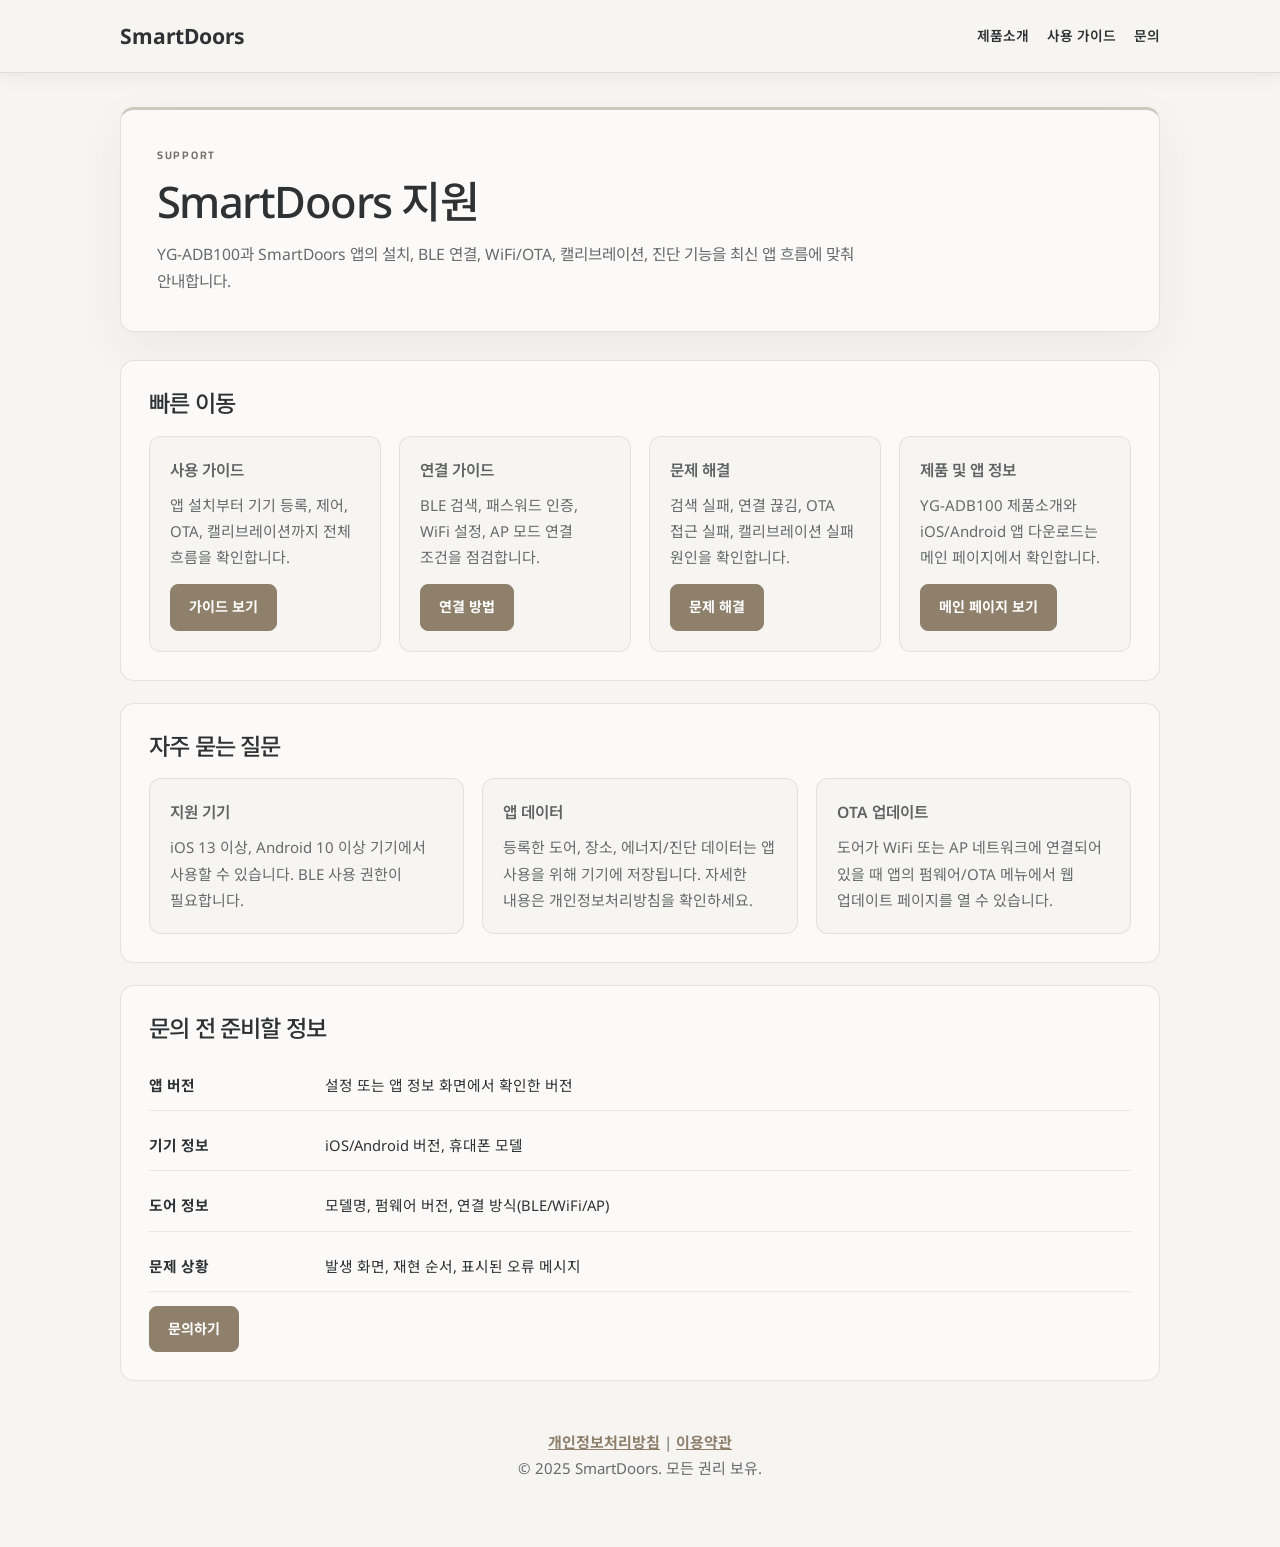
<file: support/index.html>
<!DOCTYPE html>
<html lang="ko">
<head>
    <meta charset="UTF-8">
    <meta name="viewport" content="width=device-width, initial-scale=1.0">
    <title>SmartDoors 지원 - YG-ADB100 앱 도움말</title>
    <link rel="stylesheet" href="support.css">
</head>
<body>
    <header class="site-header">
        <nav class="nav">
            <a class="logo" href="../">SmartDoors</a>
            <div class="nav-links">
                <a href="../#product">제품소개</a>
                <a href="user-guide.html">사용 가이드</a>
                <a href="contact.html">문의</a>
            </div>
        </nav>
    </header>

    <main class="container">
        <section class="hero">
            <div class="eyebrow">Support</div>
            <h1>SmartDoors 지원</h1>
            <p class="lead">YG-ADB100과 SmartDoors 앱의 설치, BLE 연결, WiFi/OTA, 캘리브레이션, 진단 기능을 최신 앱 흐름에 맞춰 안내합니다.</p>
        </section>

        <section class="section">
            <h2>빠른 이동</h2>
            <div class="grid">
                <div class="card">
                    <h3>사용 가이드</h3>
                    <p>앱 설치부터 기기 등록, 제어, OTA, 캘리브레이션까지 전체 흐름을 확인합니다.</p>
                    <a href="user-guide.html" class="btn">가이드 보기</a>
                </div>
                <div class="card">
                    <h3>연결 가이드</h3>
                    <p>BLE 검색, 패스워드 인증, WiFi 설정, AP 모드 연결 조건을 점검합니다.</p>
                    <a href="connection-guide.html" class="btn">연결 방법</a>
                </div>
                <div class="card">
                    <h3>문제 해결</h3>
                    <p>검색 실패, 연결 끊김, OTA 접근 실패, 캘리브레이션 실패 원인을 확인합니다.</p>
                    <a href="troubleshooting.html" class="btn">문제 해결</a>
                </div>
                <div class="card">
                    <h3>제품 및 앱 정보</h3>
                    <p>YG-ADB100 제품소개와 iOS/Android 앱 다운로드는 메인 페이지에서 확인합니다.</p>
                    <a href="../#download" class="btn">메인 페이지 보기</a>
                </div>
            </div>
        </section>

        <section class="section">
            <h2>자주 묻는 질문</h2>
            <div class="grid">
                <div class="card">
                    <h3>지원 기기</h3>
                    <p>iOS 13 이상, Android 10 이상 기기에서 사용할 수 있습니다. BLE 사용 권한이 필요합니다.</p>
                </div>
                <div class="card">
                    <h3>앱 데이터</h3>
                    <p>등록한 도어, 장소, 에너지/진단 데이터는 앱 사용을 위해 기기에 저장됩니다. 자세한 내용은 개인정보처리방침을 확인하세요.</p>
                </div>
                <div class="card">
                    <h3>OTA 업데이트</h3>
                    <p>도어가 WiFi 또는 AP 네트워크에 연결되어 있을 때 앱의 펌웨어/OTA 메뉴에서 웹 업데이트 페이지를 열 수 있습니다.</p>
                </div>
            </div>
        </section>

        <section class="section">
            <h2>문의 전 준비할 정보</h2>
            <div class="data-list">
                <div><strong>앱 버전</strong><span>설정 또는 앱 정보 화면에서 확인한 버전</span></div>
                <div><strong>기기 정보</strong><span>iOS/Android 버전, 휴대폰 모델</span></div>
                <div><strong>도어 정보</strong><span>모델명, 펌웨어 버전, 연결 방식(BLE/WiFi/AP)</span></div>
                <div><strong>문제 상황</strong><span>발생 화면, 재현 순서, 표시된 오류 메시지</span></div>
            </div>
            <a href="contact.html" class="btn">문의하기</a>
        </section>

        <div class="footer">
            <p><a href="../smartdoors-privacy/privacy_policy.html">개인정보처리방침</a> | <a href="terms.html">이용약관</a></p>
            <p>&copy; 2025 SmartDoors. 모든 권리 보유.</p>
        </div>
    </main>
</body>
</html>
</file>
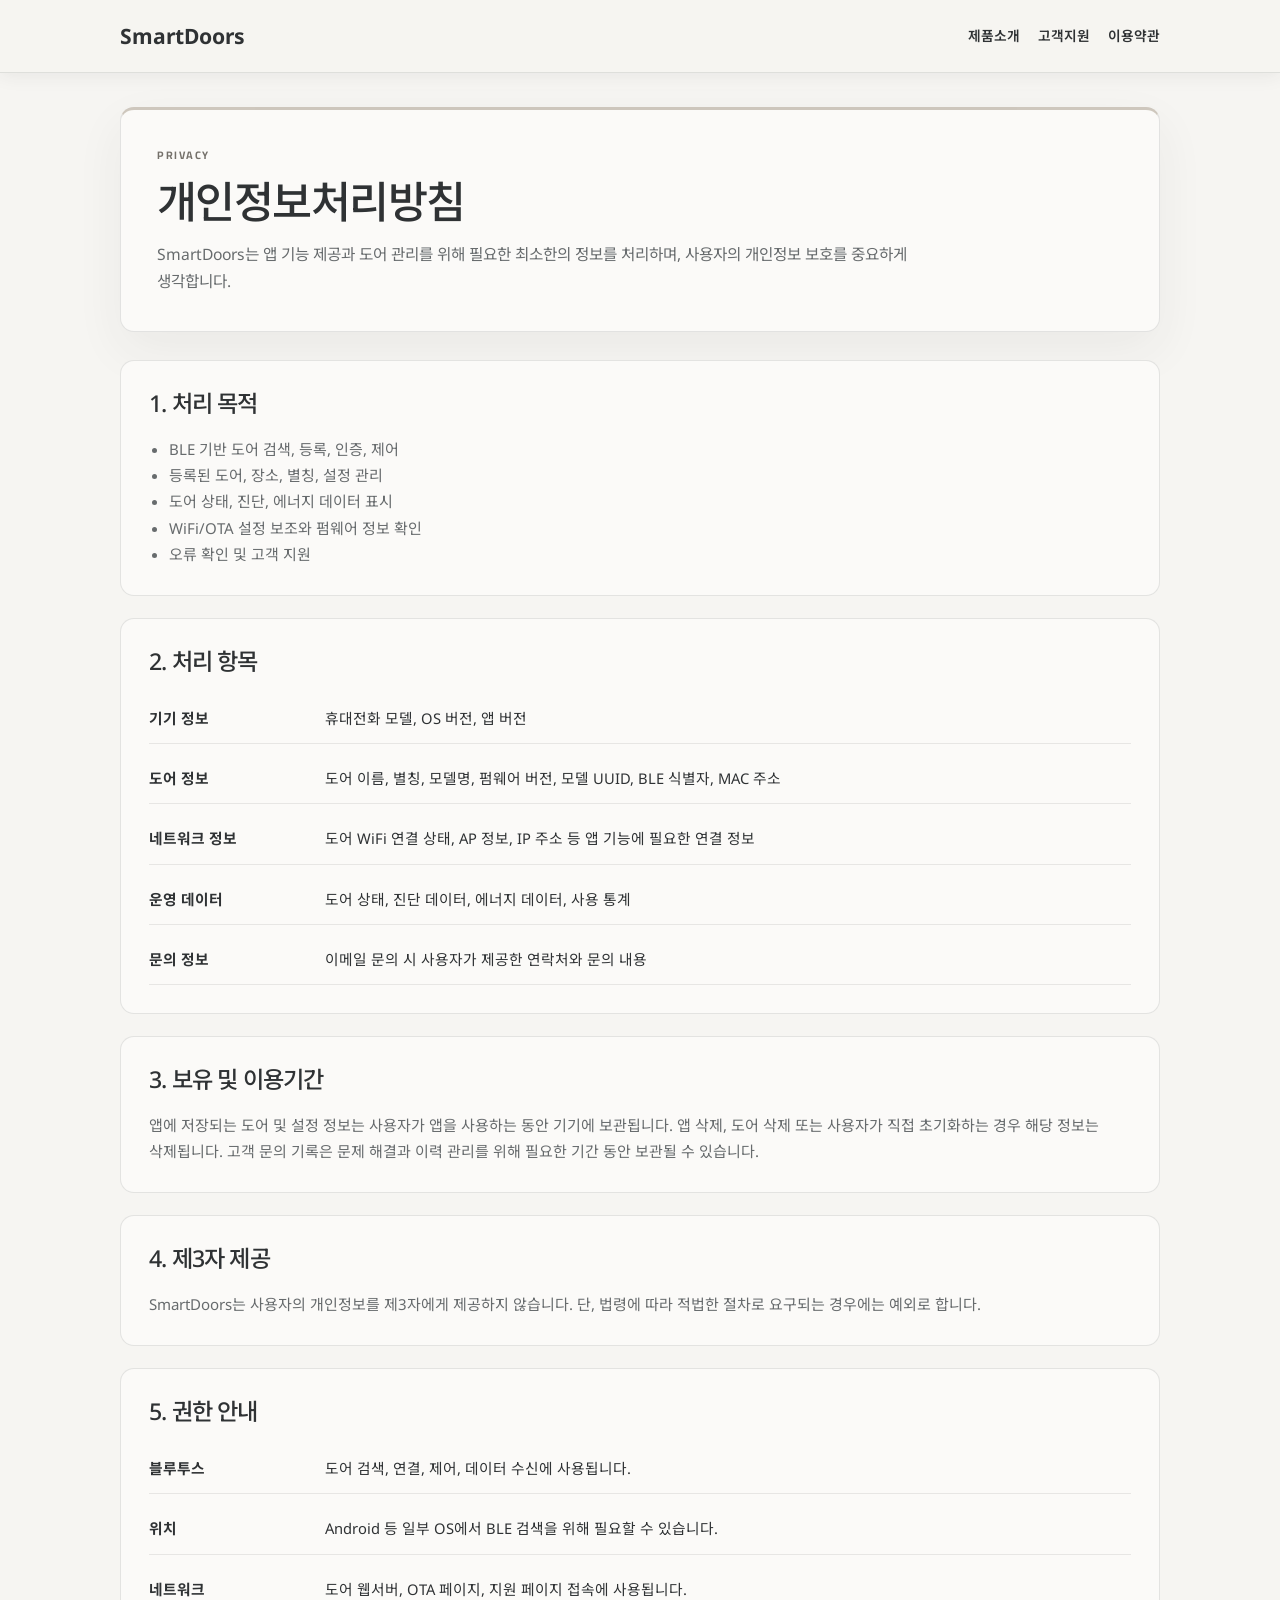
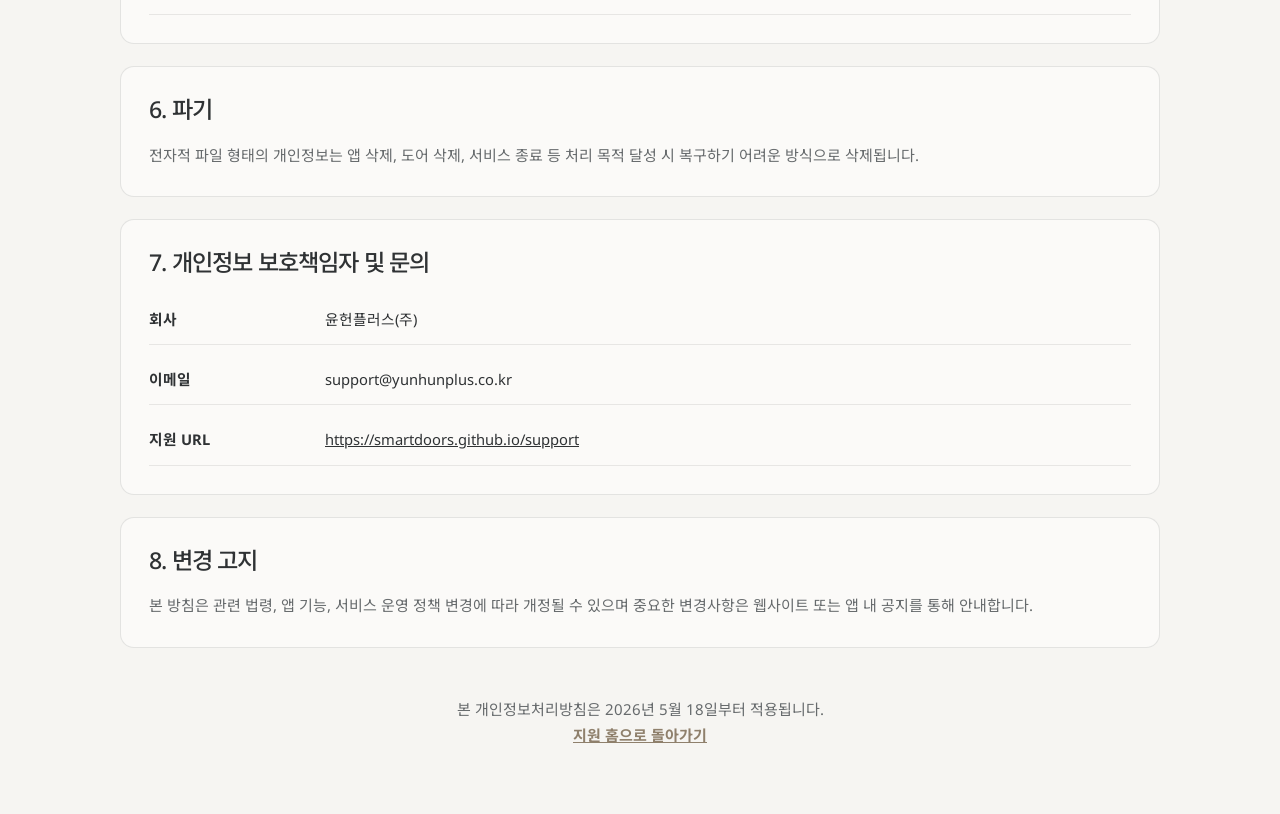
<file: smartdoors-privacy/privacy_policy.html>
<!DOCTYPE html>
<html lang="ko">
<head>
    <meta charset="UTF-8">
    <meta name="viewport" content="width=device-width, initial-scale=1.0">
    <title>SmartDoors 개인정보처리방침</title>
    <link rel="stylesheet" href="../support/support.css">
</head>
<body>
    <header class="site-header">
        <nav class="nav">
            <a class="logo" href="../">SmartDoors</a>
            <div class="nav-links">
                <a href="../#product">제품소개</a>
                <a href="../support/">고객지원</a>
                <a href="../support/terms.html">이용약관</a>
            </div>
        </nav>
    </header>

    <main class="container">
        <section class="hero">
            <div class="eyebrow">Privacy</div>
            <h1>개인정보처리방침</h1>
            <p class="lead">SmartDoors는 앱 기능 제공과 도어 관리를 위해 필요한 최소한의 정보를 처리하며, 사용자의 개인정보 보호를 중요하게 생각합니다.</p>
        </section>

        <section class="section">
            <h2>1. 처리 목적</h2>
            <ul>
                <li>BLE 기반 도어 검색, 등록, 인증, 제어</li>
                <li>등록된 도어, 장소, 별칭, 설정 관리</li>
                <li>도어 상태, 진단, 에너지 데이터 표시</li>
                <li>WiFi/OTA 설정 보조와 펌웨어 정보 확인</li>
                <li>오류 확인 및 고객 지원</li>
            </ul>
        </section>

        <section class="section">
            <h2>2. 처리 항목</h2>
            <div class="data-list">
                <div><strong>기기 정보</strong><span>휴대전화 모델, OS 버전, 앱 버전</span></div>
                <div><strong>도어 정보</strong><span>도어 이름, 별칭, 모델명, 펌웨어 버전, 모델 UUID, BLE 식별자, MAC 주소</span></div>
                <div><strong>네트워크 정보</strong><span>도어 WiFi 연결 상태, AP 정보, IP 주소 등 앱 기능에 필요한 연결 정보</span></div>
                <div><strong>운영 데이터</strong><span>도어 상태, 진단 데이터, 에너지 데이터, 사용 통계</span></div>
                <div><strong>문의 정보</strong><span>이메일 문의 시 사용자가 제공한 연락처와 문의 내용</span></div>
            </div>
        </section>

        <section class="section">
            <h2>3. 보유 및 이용기간</h2>
            <p>앱에 저장되는 도어 및 설정 정보는 사용자가 앱을 사용하는 동안 기기에 보관됩니다. 앱 삭제, 도어 삭제 또는 사용자가 직접 초기화하는 경우 해당 정보는 삭제됩니다. 고객 문의 기록은 문제 해결과 이력 관리를 위해 필요한 기간 동안 보관될 수 있습니다.</p>
        </section>

        <section class="section">
            <h2>4. 제3자 제공</h2>
            <p>SmartDoors는 사용자의 개인정보를 제3자에게 제공하지 않습니다. 단, 법령에 따라 적법한 절차로 요구되는 경우에는 예외로 합니다.</p>
        </section>

        <section class="section">
            <h2>5. 권한 안내</h2>
            <div class="data-list">
                <div><strong>블루투스</strong><span>도어 검색, 연결, 제어, 데이터 수신에 사용됩니다.</span></div>
                <div><strong>위치</strong><span>Android 등 일부 OS에서 BLE 검색을 위해 필요할 수 있습니다.</span></div>
                <div><strong>네트워크</strong><span>도어 웹서버, OTA 페이지, 지원 페이지 접속에 사용됩니다.</span></div>
            </div>
        </section>

        <section class="section">
            <h2>6. 파기</h2>
            <p>전자적 파일 형태의 개인정보는 앱 삭제, 도어 삭제, 서비스 종료 등 처리 목적 달성 시 복구하기 어려운 방식으로 삭제됩니다.</p>
        </section>

        <section class="section">
            <h2>7. 개인정보 보호책임자 및 문의</h2>
            <div class="data-list">
                <div><strong>회사</strong><span>윤헌플러스(주)</span></div>
                <div><strong>이메일</strong><span>support@yunhunplus.co.kr</span></div>
                <div><strong>지원 URL</strong><span><a href="https://smartdoors.github.io/support">https://smartdoors.github.io/support</a></span></div>
            </div>
        </section>

        <section class="section">
            <h2>8. 변경 고지</h2>
            <p>본 방침은 관련 법령, 앱 기능, 서비스 운영 정책 변경에 따라 개정될 수 있으며 중요한 변경사항은 웹사이트 또는 앱 내 공지를 통해 안내합니다.</p>
        </section>

        <div class="footer">
            <p>본 개인정보처리방침은 2026년 5월 18일부터 적용됩니다.</p>
            <p><a href="../support/">지원 홈으로 돌아가기</a></p>
        </div>
    </main>
</body>
</html>
</file>
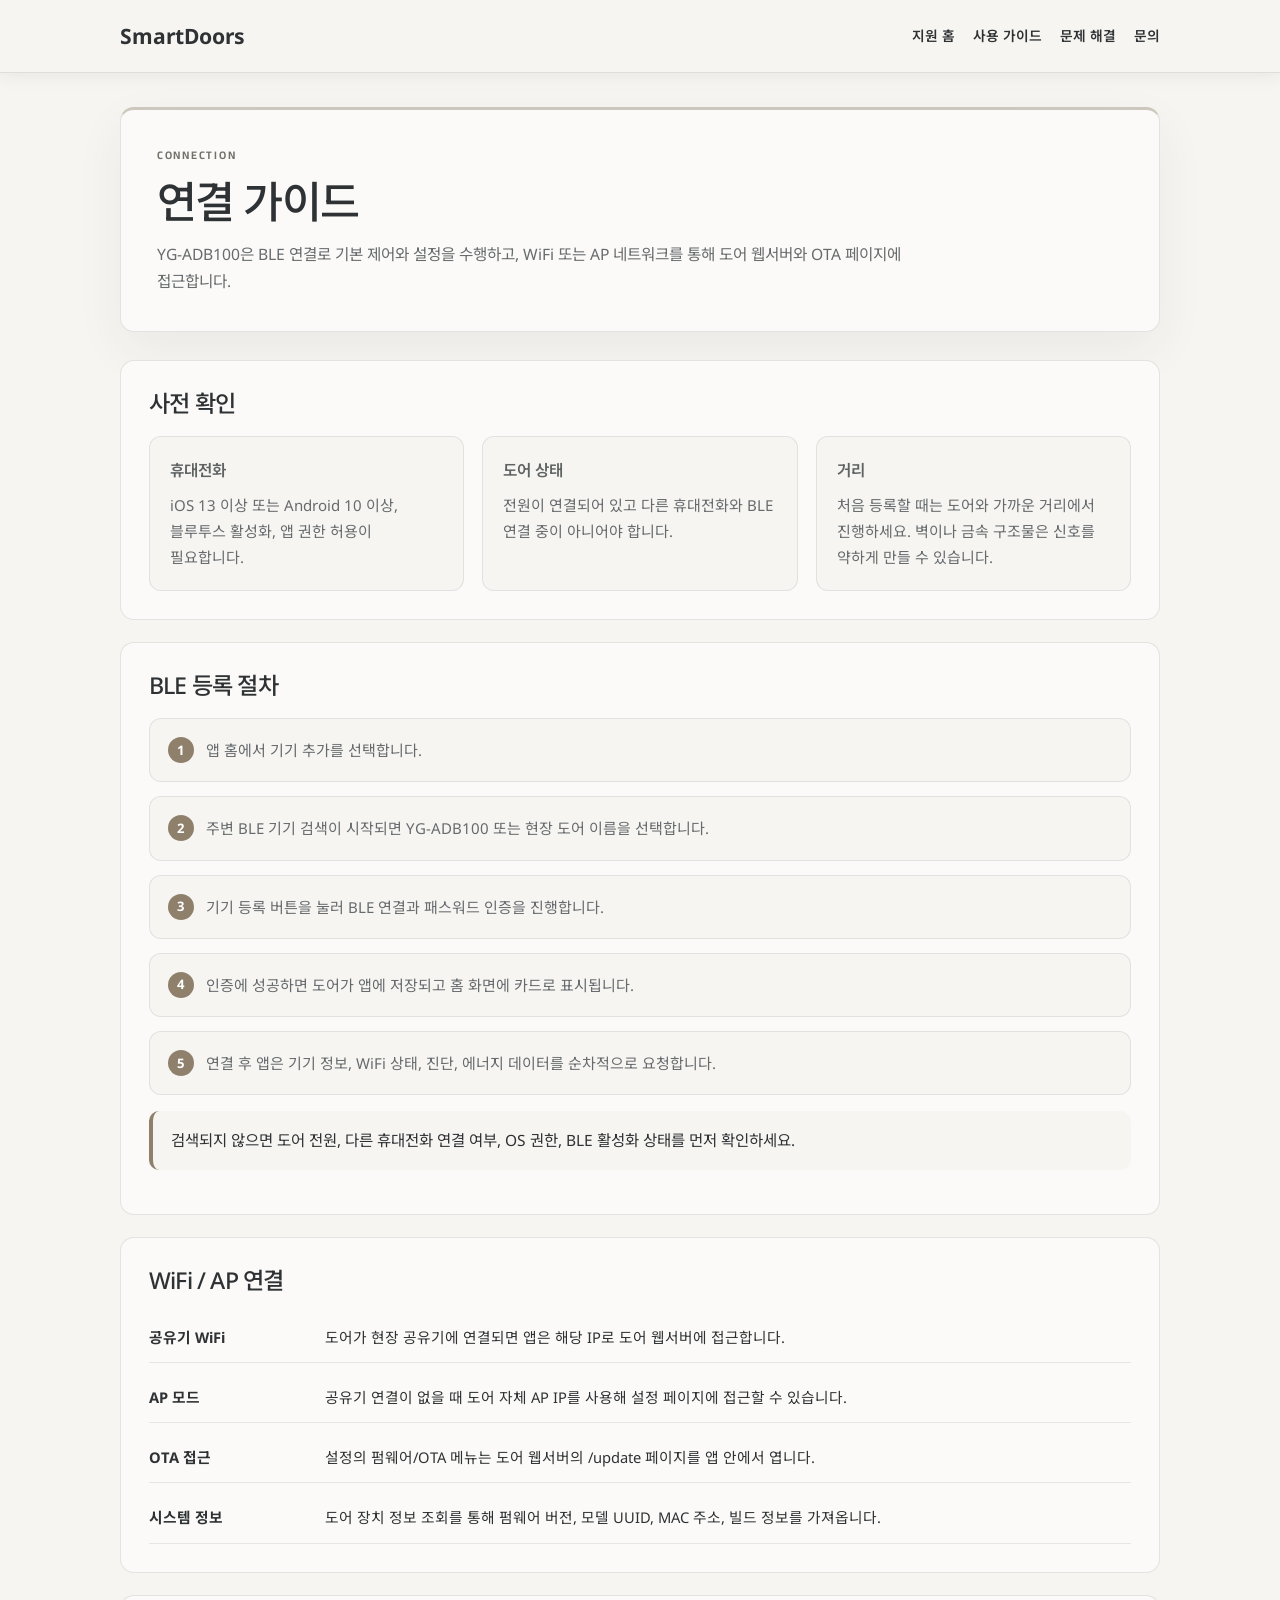
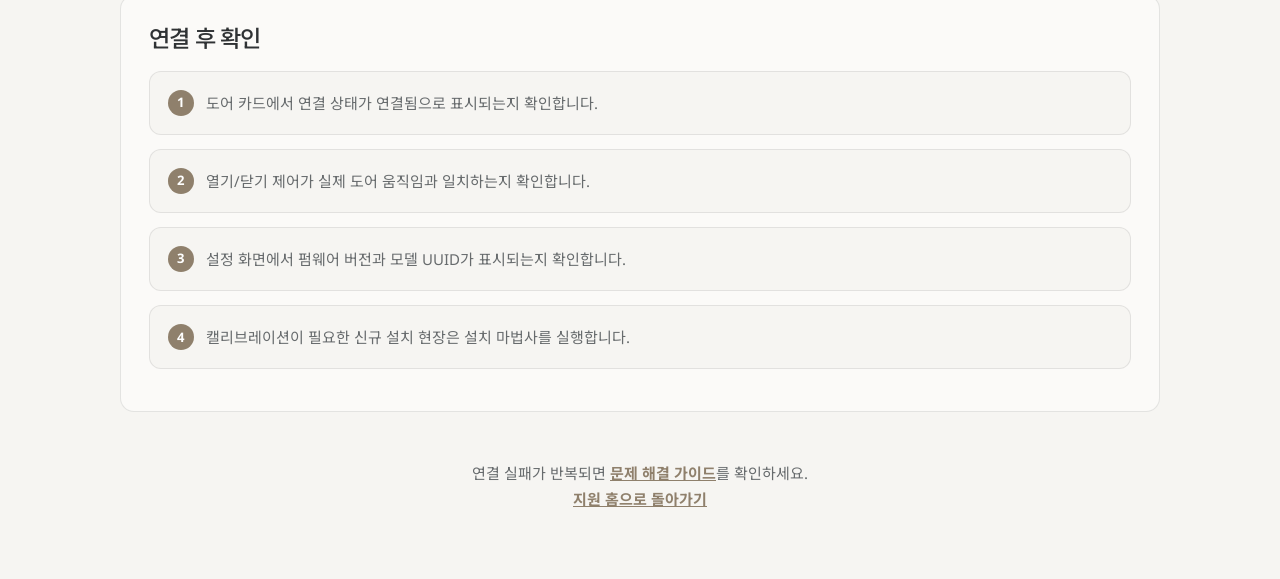
<file: support/connection-guide.html>
<!DOCTYPE html>
<html lang="ko">
<head>
    <meta charset="UTF-8">
    <meta name="viewport" content="width=device-width, initial-scale=1.0">
    <title>SmartDoors 연결 가이드 - BLE 및 WiFi 설정</title>
    <link rel="stylesheet" href="support.css">
</head>
<body>
    <header class="site-header">
        <nav class="nav">
            <a class="logo" href="../">SmartDoors</a>
            <div class="nav-links">
                <a href="index.html">지원 홈</a>
                <a href="user-guide.html">사용 가이드</a>
                <a href="troubleshooting.html">문제 해결</a>
                <a href="contact.html">문의</a>
            </div>
        </nav>
    </header>

    <main class="container">
        <section class="hero">
            <div class="eyebrow">Connection</div>
            <h1>연결 가이드</h1>
            <p class="lead">YG-ADB100은 BLE 연결로 기본 제어와 설정을 수행하고, WiFi 또는 AP 네트워크를 통해 도어 웹서버와 OTA 페이지에 접근합니다.</p>
        </section>

        <section class="section">
            <h2>사전 확인</h2>
            <div class="grid">
                <div class="card"><h3>휴대전화</h3><p>iOS 13 이상 또는 Android 10 이상, 블루투스 활성화, 앱 권한 허용이 필요합니다.</p></div>
                <div class="card"><h3>도어 상태</h3><p>전원이 연결되어 있고 다른 휴대전화와 BLE 연결 중이 아니어야 합니다.</p></div>
                <div class="card"><h3>거리</h3><p>처음 등록할 때는 도어와 가까운 거리에서 진행하세요. 벽이나 금속 구조물은 신호를 약하게 만들 수 있습니다.</p></div>
            </div>
        </section>

        <section class="section">
            <h2>BLE 등록 절차</h2>
            <ol class="steps">
                <li>앱 홈에서 기기 추가를 선택합니다.</li>
                <li>주변 BLE 기기 검색이 시작되면 YG-ADB100 또는 현장 도어 이름을 선택합니다.</li>
                <li>기기 등록 버튼을 눌러 BLE 연결과 패스워드 인증을 진행합니다.</li>
                <li>인증에 성공하면 도어가 앱에 저장되고 홈 화면에 카드로 표시됩니다.</li>
                <li>연결 후 앱은 기기 정보, WiFi 상태, 진단, 에너지 데이터를 순차적으로 요청합니다.</li>
            </ol>
            <div class="note">검색되지 않으면 도어 전원, 다른 휴대전화 연결 여부, OS 권한, BLE 활성화 상태를 먼저 확인하세요.</div>
        </section>

        <section class="section">
            <h2>WiFi / AP 연결</h2>
            <div class="data-list">
                <div><strong>공유기 WiFi</strong><span>도어가 현장 공유기에 연결되면 앱은 해당 IP로 도어 웹서버에 접근합니다.</span></div>
                <div><strong>AP 모드</strong><span>공유기 연결이 없을 때 도어 자체 AP IP를 사용해 설정 페이지에 접근할 수 있습니다.</span></div>
                <div><strong>OTA 접근</strong><span>설정의 펌웨어/OTA 메뉴는 도어 웹서버의 /update 페이지를 앱 안에서 엽니다.</span></div>
                <div><strong>시스템 정보</strong><span>도어 장치 정보 조회를 통해 펌웨어 버전, 모델 UUID, MAC 주소, 빌드 정보를 가져옵니다.</span></div>
            </div>
        </section>

        <section class="section">
            <h2>연결 후 확인</h2>
            <ol class="steps">
                <li>도어 카드에서 연결 상태가 연결됨으로 표시되는지 확인합니다.</li>
                <li>열기/닫기 제어가 실제 도어 움직임과 일치하는지 확인합니다.</li>
                <li>설정 화면에서 펌웨어 버전과 모델 UUID가 표시되는지 확인합니다.</li>
                <li>캘리브레이션이 필요한 신규 설치 현장은 설치 마법사를 실행합니다.</li>
            </ol>
        </section>

        <div class="footer">
            <p>연결 실패가 반복되면 <a href="troubleshooting.html">문제 해결 가이드</a>를 확인하세요.</p>
            <p><a href="index.html">지원 홈으로 돌아가기</a></p>
        </div>
    </main>
</body>
</html>
</file>
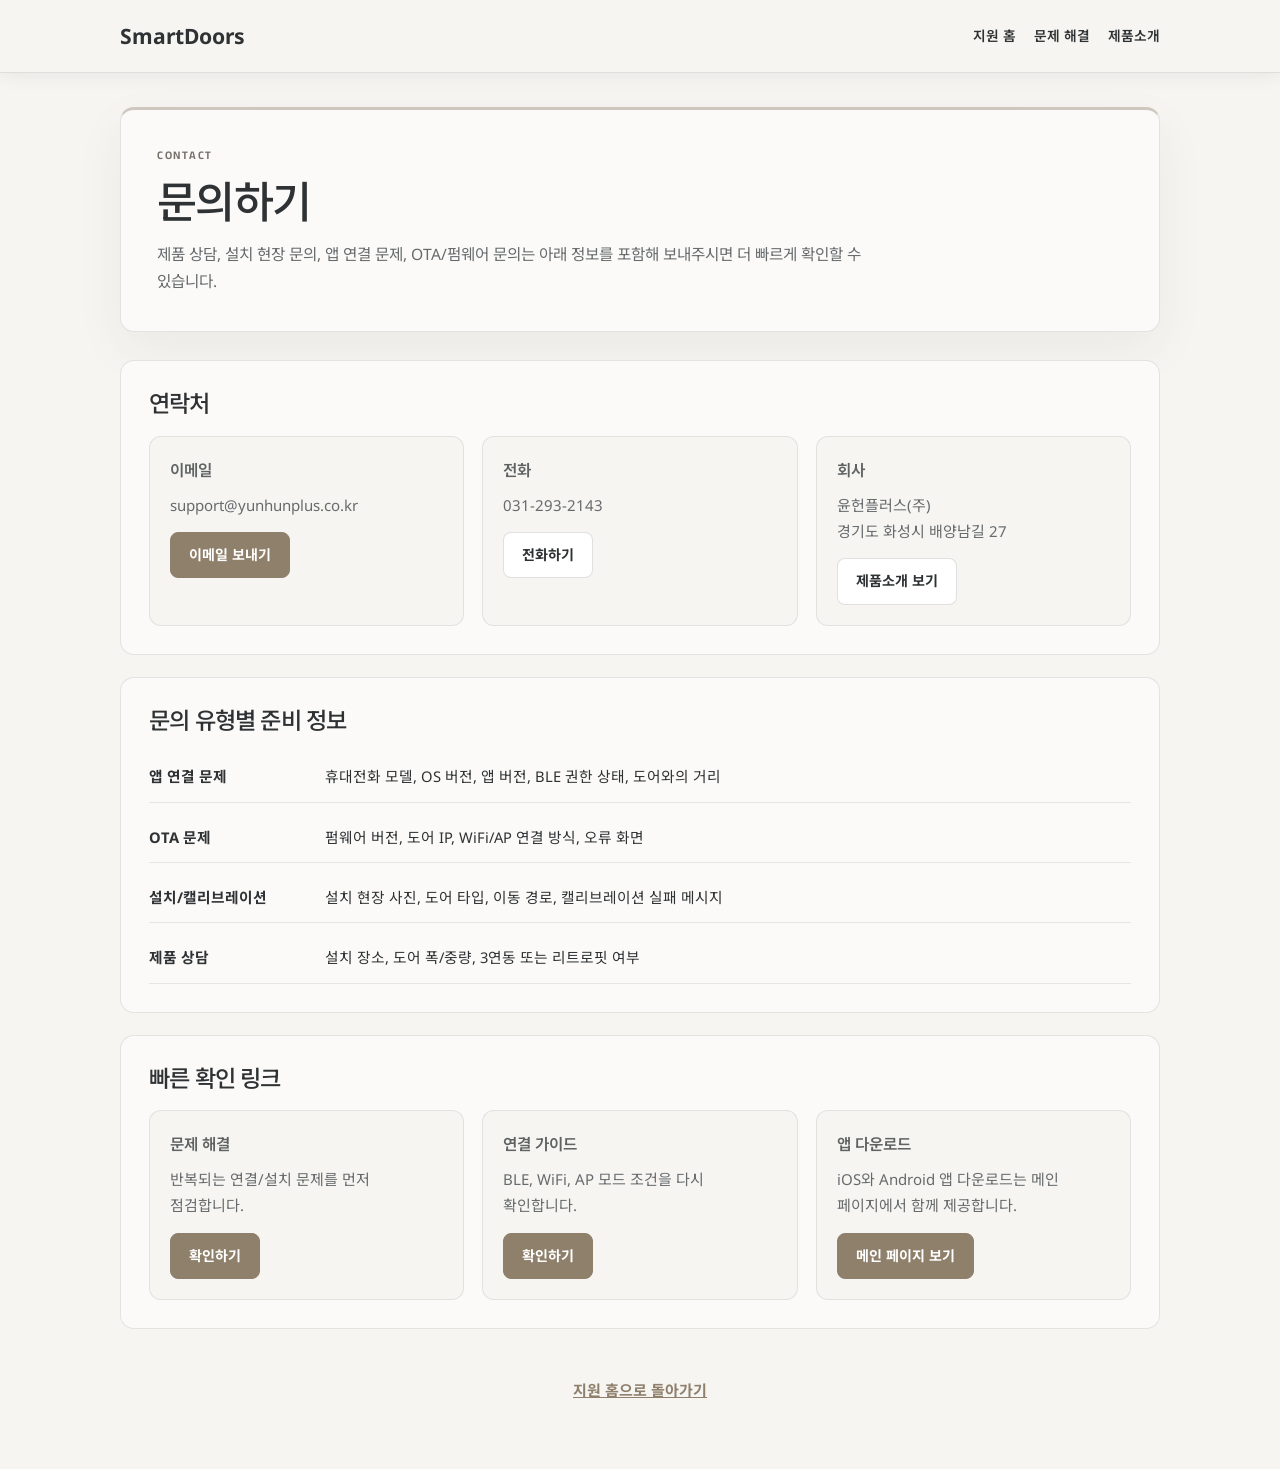
<file: support/contact.html>
<!DOCTYPE html>
<html lang="ko">

<head>
    <meta charset="UTF-8">
    <meta name="viewport" content="width=device-width, initial-scale=1.0">
    <title>SmartDoors 문의 - 윤헌플러스 지원</title>
    <link rel="stylesheet" href="support.css">
</head>

<body>
    <header class="site-header">
        <nav class="nav">
            <a class="logo" href="../">SmartDoors</a>
            <div class="nav-links">
                <a href="index.html">지원 홈</a>
                <a href="troubleshooting.html">문제 해결</a>
                <a href="../#product">제품소개</a>
            </div>
        </nav>
    </header>

    <main class="container">
        <section class="hero">
            <div class="eyebrow">Contact</div>
            <h1>문의하기</h1>
            <p class="lead">제품 상담, 설치 현장 문의, 앱 연결 문제, OTA/펌웨어 문의는 아래 정보를 포함해 보내주시면 더 빠르게 확인할 수 있습니다.</p>
        </section>

        <section class="section">
            <h2>연락처</h2>
            <div class="grid">
                <div class="card">
                    <h3>이메일</h3>
                    <p>support@yunhunplus.co.kr</p>
                    <a class="btn" href="mailto:support@yunhunplus.co.kr?subject=SmartDoors%20%EB%AC%B8%EC%9D%98">이메일
                        보내기</a>
                </div>
                <div class="card">
                    <h3>전화</h3>
                    <p>031-293-2143</p>
                    <a class="btn secondary" href="tel:0312932143">전화하기</a>
                </div>
                <div class="card">
                    <h3>회사</h3>
                    <p>윤헌플러스(주)<br>경기도 화성시 배양남길 27</p>
                    <a class="btn secondary" href="../#product">제품소개 보기</a>
                </div>
            </div>
        </section>

        <section class="section">
            <h2>문의 유형별 준비 정보</h2>
            <div class="data-list">
                <div><strong>앱 연결 문제</strong><span>휴대전화 모델, OS 버전, 앱 버전, BLE 권한 상태, 도어와의 거리</span></div>
                <div><strong>OTA 문제</strong><span>펌웨어 버전, 도어 IP, WiFi/AP 연결 방식, 오류 화면</span></div>
                <div><strong>설치/캘리브레이션</strong><span>설치 현장 사진, 도어 타입, 이동 경로, 캘리브레이션 실패 메시지</span></div>
                <div><strong>제품 상담</strong><span>설치 장소, 도어 폭/중량, 3연동 또는 리트로핏 여부</span></div>
            </div>
        </section>

        <section class="section">
            <h2>빠른 확인 링크</h2>
            <div class="grid">
                <div class="card">
                    <h3>문제 해결</h3>
                    <p>반복되는 연결/설치 문제를 먼저 점검합니다.</p><a href="troubleshooting.html" class="btn">확인하기</a>
                </div>
                <div class="card">
                    <h3>연결 가이드</h3>
                    <p>BLE, WiFi, AP 모드 조건을 다시 확인합니다.</p><a href="connection-guide.html" class="btn">확인하기</a>
                </div>
                <div class="card">
                    <h3>앱 다운로드</h3>
                    <p>iOS와 Android 앱 다운로드는 메인 페이지에서 함께 제공합니다.</p><a href="../#download" class="btn">메인 페이지 보기</a>
                </div>
            </div>
        </section>

        <div class="footer">
            <p><a href="index.html">지원 홈으로 돌아가기</a></p>
        </div>
    </main>
</body>

</html>
</file>
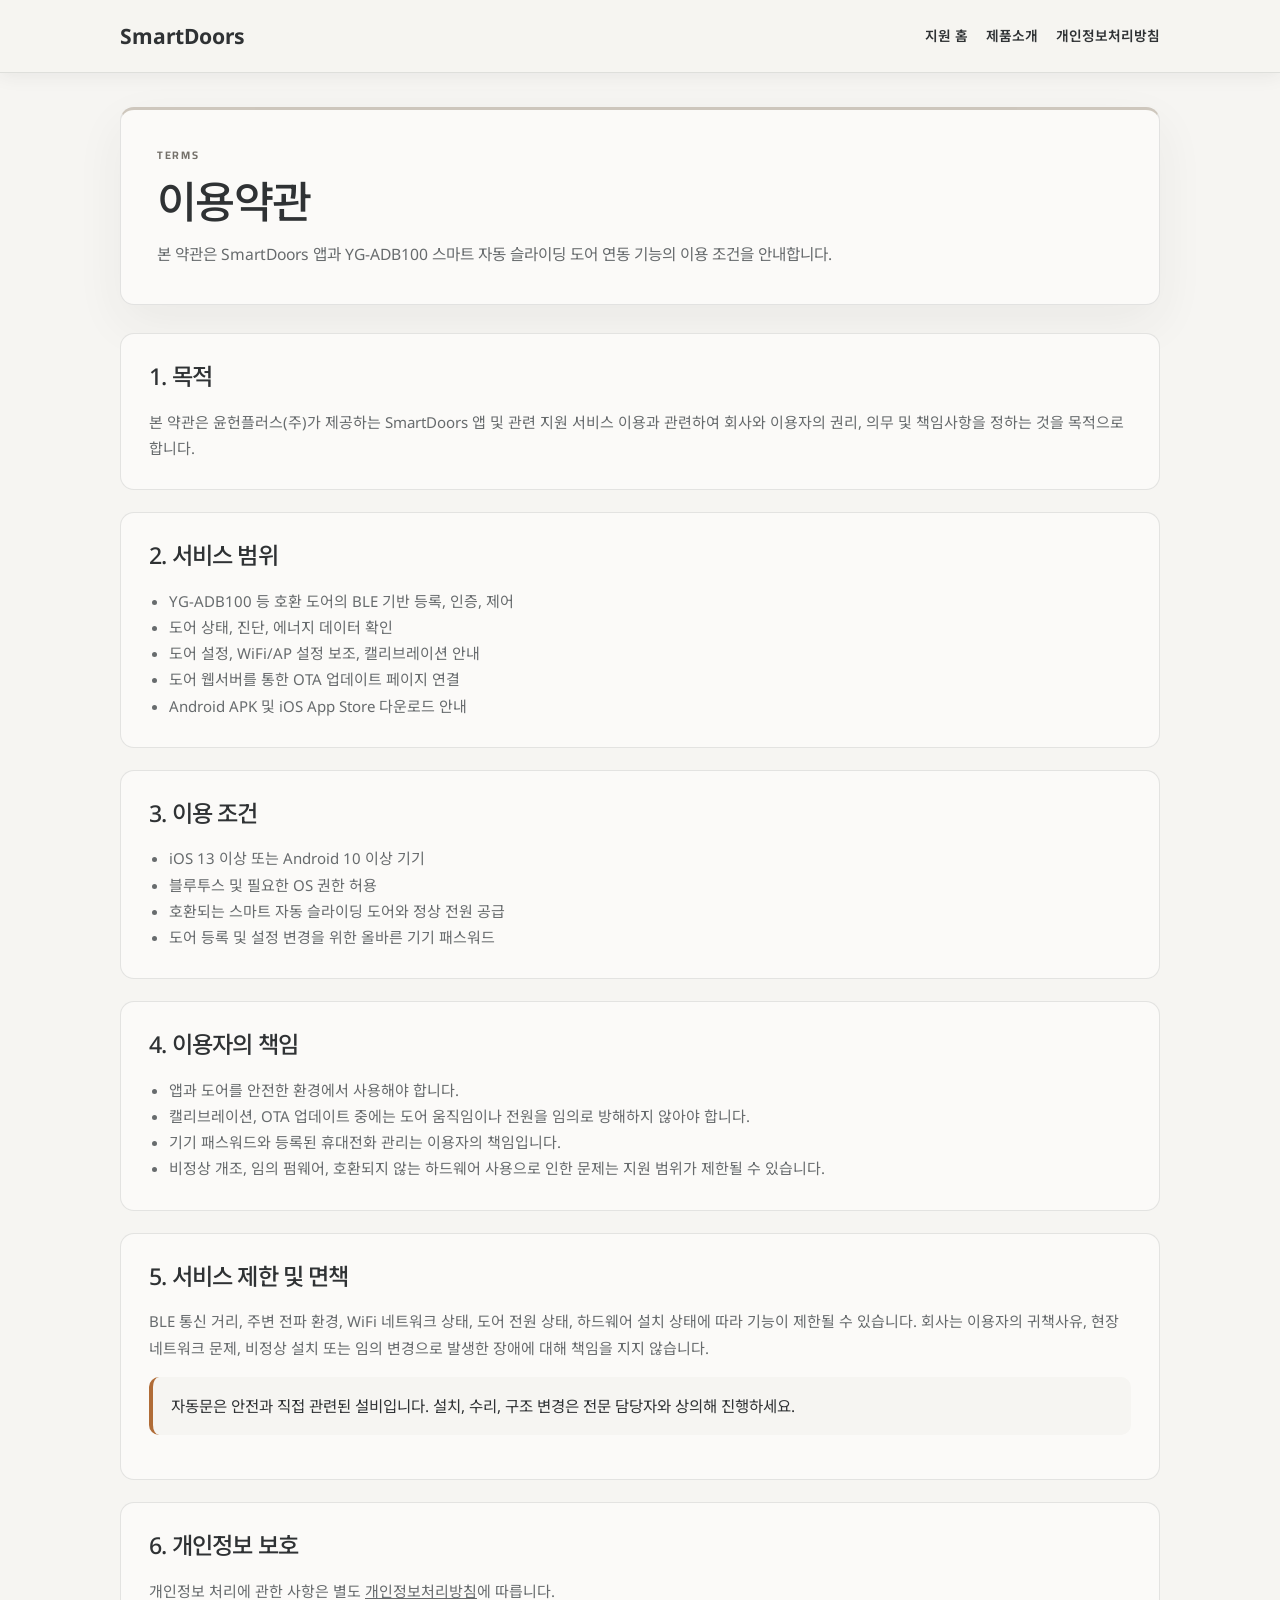
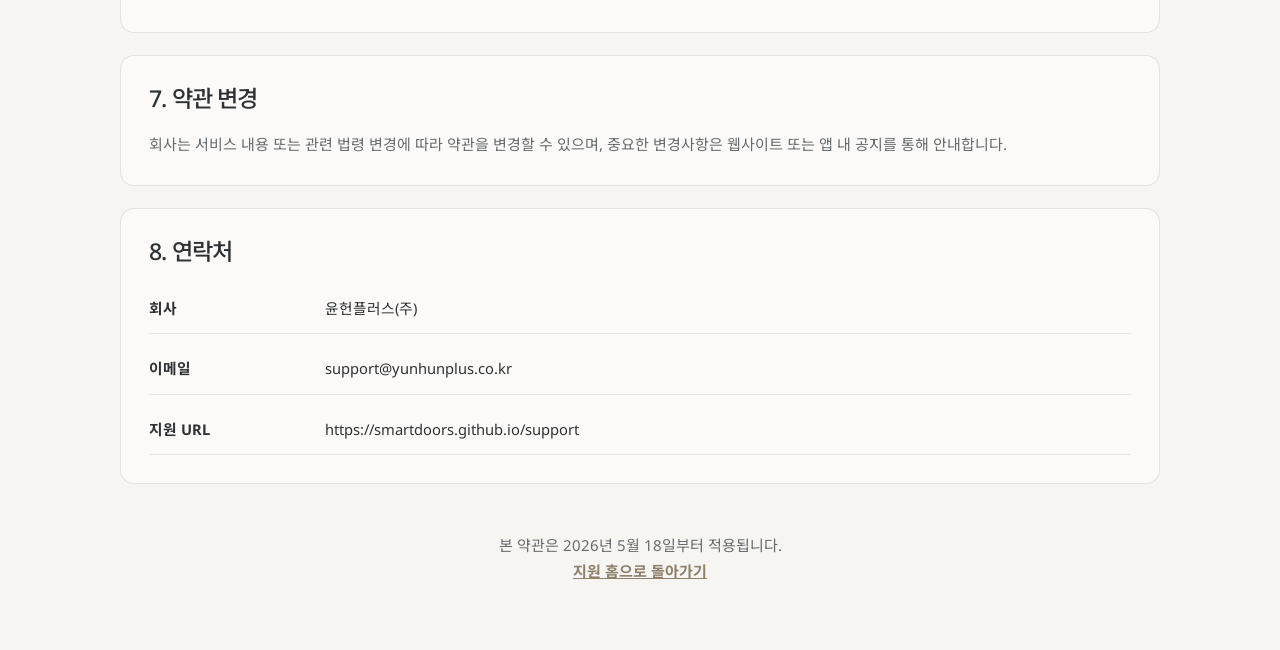
<file: support/terms.html>
<!DOCTYPE html>
<html lang="ko">
<head>
    <meta charset="UTF-8">
    <meta name="viewport" content="width=device-width, initial-scale=1.0">
    <title>SmartDoors 이용약관</title>
    <link rel="stylesheet" href="support.css">
</head>
<body>
    <header class="site-header">
        <nav class="nav">
            <a class="logo" href="../">SmartDoors</a>
            <div class="nav-links">
                <a href="index.html">지원 홈</a>
                <a href="../#product">제품소개</a>
                <a href="../smartdoors-privacy/privacy_policy.html">개인정보처리방침</a>
            </div>
        </nav>
    </header>

    <main class="container">
        <section class="hero">
            <div class="eyebrow">Terms</div>
            <h1>이용약관</h1>
            <p class="lead">본 약관은 SmartDoors 앱과 YG-ADB100 스마트 자동 슬라이딩 도어 연동 기능의 이용 조건을 안내합니다.</p>
        </section>

        <section class="section">
            <h2>1. 목적</h2>
            <p>본 약관은 윤헌플러스(주)가 제공하는 SmartDoors 앱 및 관련 지원 서비스 이용과 관련하여 회사와 이용자의 권리, 의무 및 책임사항을 정하는 것을 목적으로 합니다.</p>
        </section>

        <section class="section">
            <h2>2. 서비스 범위</h2>
            <ul>
                <li>YG-ADB100 등 호환 도어의 BLE 기반 등록, 인증, 제어</li>
                <li>도어 상태, 진단, 에너지 데이터 확인</li>
                <li>도어 설정, WiFi/AP 설정 보조, 캘리브레이션 안내</li>
                <li>도어 웹서버를 통한 OTA 업데이트 페이지 연결</li>
                <li>Android APK 및 iOS App Store 다운로드 안내</li>
            </ul>
        </section>

        <section class="section">
            <h2>3. 이용 조건</h2>
            <ul>
                <li>iOS 13 이상 또는 Android 10 이상 기기</li>
                <li>블루투스 및 필요한 OS 권한 허용</li>
                <li>호환되는 스마트 자동 슬라이딩 도어와 정상 전원 공급</li>
                <li>도어 등록 및 설정 변경을 위한 올바른 기기 패스워드</li>
            </ul>
        </section>

        <section class="section">
            <h2>4. 이용자의 책임</h2>
            <ul>
                <li>앱과 도어를 안전한 환경에서 사용해야 합니다.</li>
                <li>캘리브레이션, OTA 업데이트 중에는 도어 움직임이나 전원을 임의로 방해하지 않아야 합니다.</li>
                <li>기기 패스워드와 등록된 휴대전화 관리는 이용자의 책임입니다.</li>
                <li>비정상 개조, 임의 펌웨어, 호환되지 않는 하드웨어 사용으로 인한 문제는 지원 범위가 제한될 수 있습니다.</li>
            </ul>
        </section>

        <section class="section">
            <h2>5. 서비스 제한 및 면책</h2>
            <p>BLE 통신 거리, 주변 전파 환경, WiFi 네트워크 상태, 도어 전원 상태, 하드웨어 설치 상태에 따라 기능이 제한될 수 있습니다. 회사는 이용자의 귀책사유, 현장 네트워크 문제, 비정상 설치 또는 임의 변경으로 발생한 장애에 대해 책임을 지지 않습니다.</p>
            <div class="warning">자동문은 안전과 직접 관련된 설비입니다. 설치, 수리, 구조 변경은 전문 담당자와 상의해 진행하세요.</div>
        </section>

        <section class="section">
            <h2>6. 개인정보 보호</h2>
            <p>개인정보 처리에 관한 사항은 별도 <a href="../smartdoors-privacy/privacy_policy.html">개인정보처리방침</a>에 따릅니다.</p>
        </section>

        <section class="section">
            <h2>7. 약관 변경</h2>
            <p>회사는 서비스 내용 또는 관련 법령 변경에 따라 약관을 변경할 수 있으며, 중요한 변경사항은 웹사이트 또는 앱 내 공지를 통해 안내합니다.</p>
        </section>

        <section class="section">
            <h2>8. 연락처</h2>
            <div class="data-list">
                <div><strong>회사</strong><span>윤헌플러스(주)</span></div>
                <div><strong>이메일</strong><span>support@yunhunplus.co.kr</span></div>
                <div><strong>지원 URL</strong><span>https://smartdoors.github.io/support</span></div>
            </div>
        </section>

        <div class="footer">
            <p>본 약관은 2026년 5월 18일부터 적용됩니다.</p>
            <p><a href="index.html">지원 홈으로 돌아가기</a></p>
        </div>
    </main>
</body>
</html>
</file>
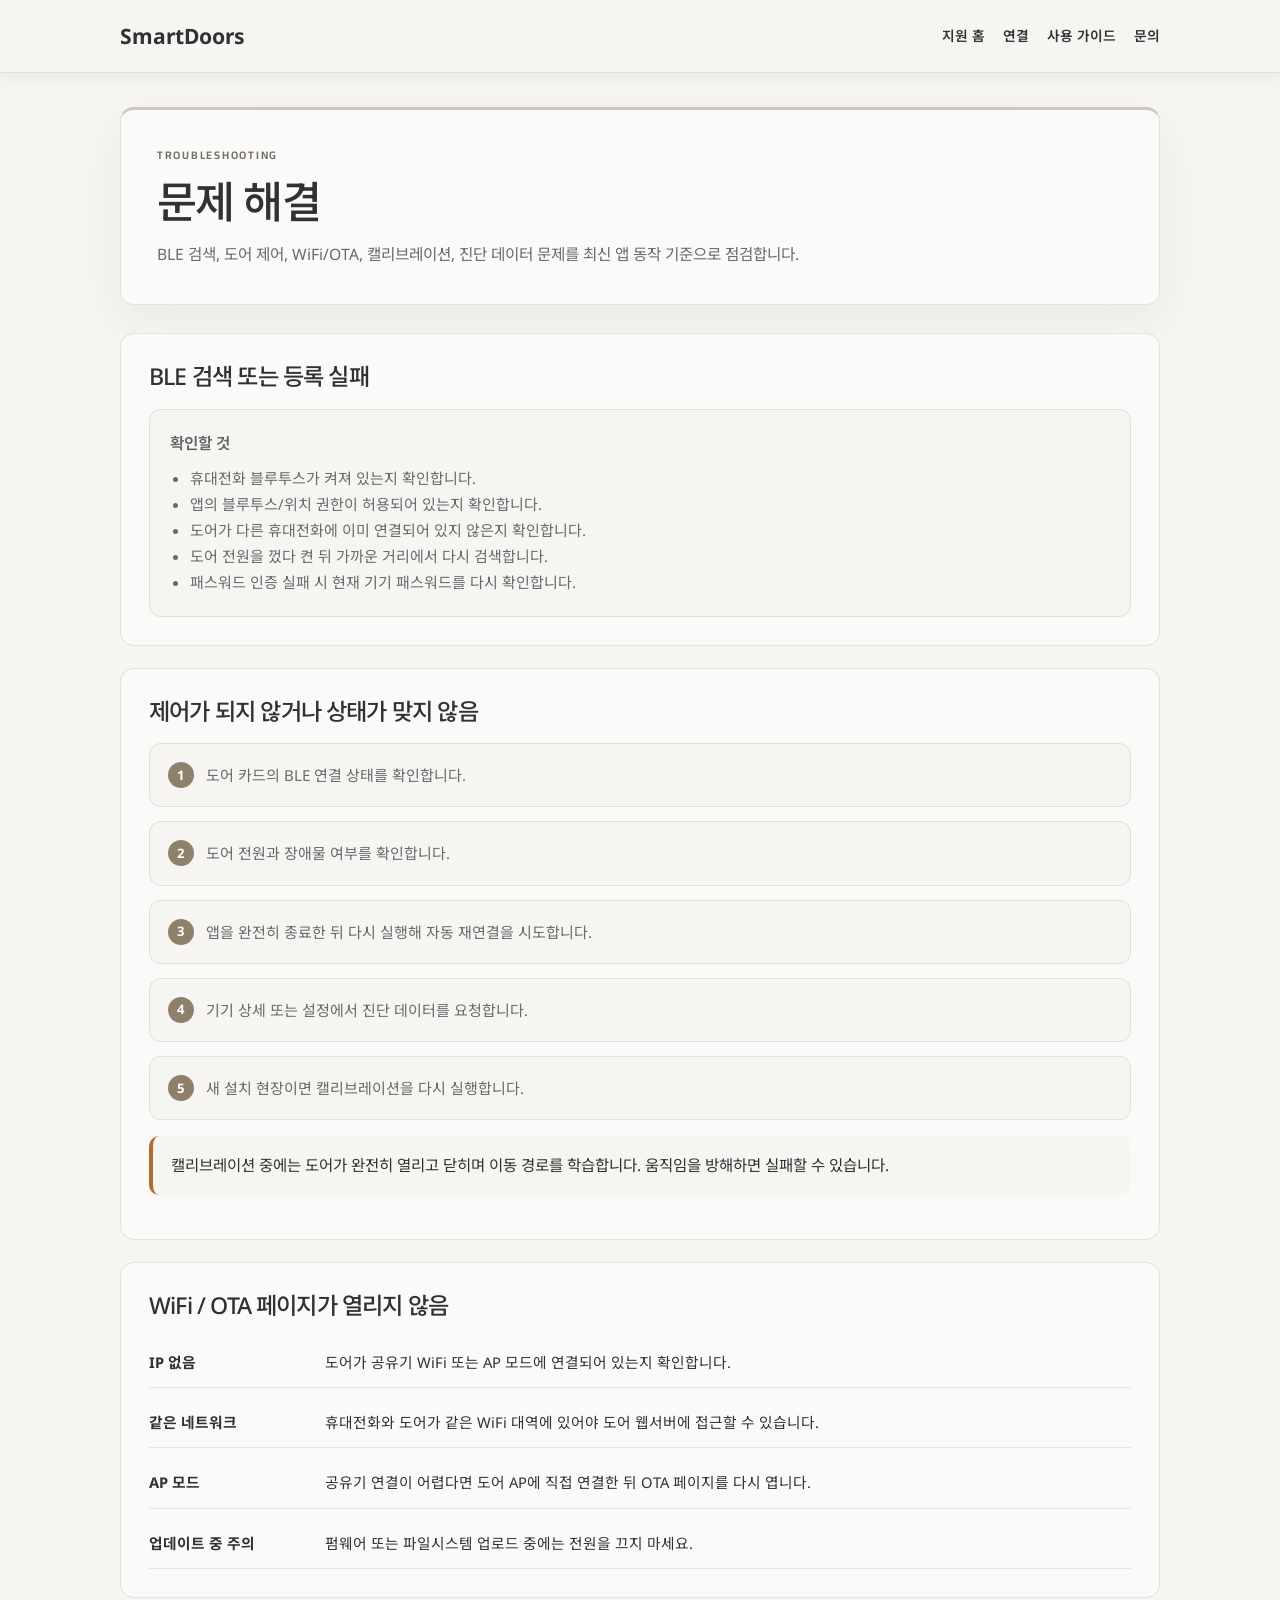
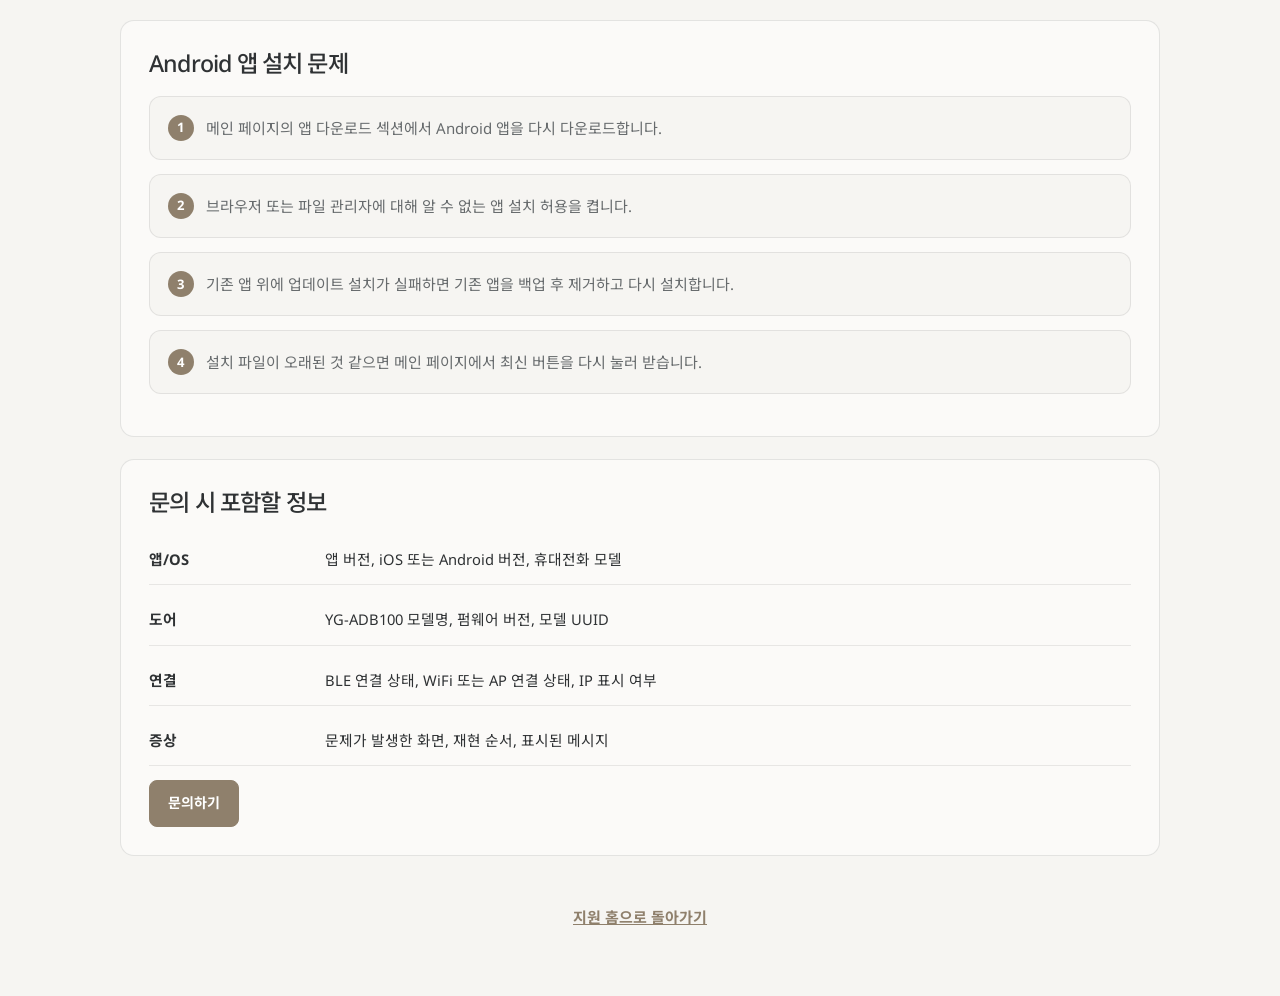
<file: support/troubleshooting.html>
<!DOCTYPE html>
<html lang="ko">
<head>
    <meta charset="UTF-8">
    <meta name="viewport" content="width=device-width, initial-scale=1.0">
    <title>SmartDoors 문제 해결 - YG-ADB100 지원</title>
    <link rel="stylesheet" href="support.css">
</head>
<body>
    <header class="site-header">
        <nav class="nav">
            <a class="logo" href="../">SmartDoors</a>
            <div class="nav-links">
                <a href="index.html">지원 홈</a>
                <a href="connection-guide.html">연결</a>
                <a href="user-guide.html">사용 가이드</a>
                <a href="contact.html">문의</a>
            </div>
        </nav>
    </header>

    <main class="container">
        <section class="hero">
            <div class="eyebrow">Troubleshooting</div>
            <h1>문제 해결</h1>
            <p class="lead">BLE 검색, 도어 제어, WiFi/OTA, 캘리브레이션, 진단 데이터 문제를 최신 앱 동작 기준으로 점검합니다.</p>
        </section>

        <section class="section">
            <h2>BLE 검색 또는 등록 실패</h2>
            <div class="card">
                <h3>확인할 것</h3>
                <ul>
                    <li>휴대전화 블루투스가 켜져 있는지 확인합니다.</li>
                    <li>앱의 블루투스/위치 권한이 허용되어 있는지 확인합니다.</li>
                    <li>도어가 다른 휴대전화에 이미 연결되어 있지 않은지 확인합니다.</li>
                    <li>도어 전원을 껐다 켠 뒤 가까운 거리에서 다시 검색합니다.</li>
                    <li>패스워드 인증 실패 시 현재 기기 패스워드를 다시 확인합니다.</li>
                </ul>
            </div>
        </section>

        <section class="section">
            <h2>제어가 되지 않거나 상태가 맞지 않음</h2>
            <ol class="steps">
                <li>도어 카드의 BLE 연결 상태를 확인합니다.</li>
                <li>도어 전원과 장애물 여부를 확인합니다.</li>
                <li>앱을 완전히 종료한 뒤 다시 실행해 자동 재연결을 시도합니다.</li>
                <li>기기 상세 또는 설정에서 진단 데이터를 요청합니다.</li>
                <li>새 설치 현장이면 캘리브레이션을 다시 실행합니다.</li>
            </ol>
            <div class="warning">캘리브레이션 중에는 도어가 완전히 열리고 닫히며 이동 경로를 학습합니다. 움직임을 방해하면 실패할 수 있습니다.</div>
        </section>

        <section class="section">
            <h2>WiFi / OTA 페이지가 열리지 않음</h2>
            <div class="data-list">
                <div><strong>IP 없음</strong><span>도어가 공유기 WiFi 또는 AP 모드에 연결되어 있는지 확인합니다.</span></div>
                <div><strong>같은 네트워크</strong><span>휴대전화와 도어가 같은 WiFi 대역에 있어야 도어 웹서버에 접근할 수 있습니다.</span></div>
                <div><strong>AP 모드</strong><span>공유기 연결이 어렵다면 도어 AP에 직접 연결한 뒤 OTA 페이지를 다시 엽니다.</span></div>
                <div><strong>업데이트 중 주의</strong><span>펌웨어 또는 파일시스템 업로드 중에는 전원을 끄지 마세요.</span></div>
            </div>
        </section>

        <section class="section">
            <h2>Android 앱 설치 문제</h2>
            <ol class="steps">
                <li>메인 페이지의 앱 다운로드 섹션에서 Android 앱을 다시 다운로드합니다.</li>
                <li>브라우저 또는 파일 관리자에 대해 알 수 없는 앱 설치 허용을 켭니다.</li>
                <li>기존 앱 위에 업데이트 설치가 실패하면 기존 앱을 백업 후 제거하고 다시 설치합니다.</li>
                <li>설치 파일이 오래된 것 같으면 메인 페이지에서 최신 버튼을 다시 눌러 받습니다.</li>
            </ol>
        </section>

        <section class="section">
            <h2>문의 시 포함할 정보</h2>
            <div class="data-list">
                <div><strong>앱/OS</strong><span>앱 버전, iOS 또는 Android 버전, 휴대전화 모델</span></div>
                <div><strong>도어</strong><span>YG-ADB100 모델명, 펌웨어 버전, 모델 UUID</span></div>
                <div><strong>연결</strong><span>BLE 연결 상태, WiFi 또는 AP 연결 상태, IP 표시 여부</span></div>
                <div><strong>증상</strong><span>문제가 발생한 화면, 재현 순서, 표시된 메시지</span></div>
            </div>
            <a href="contact.html" class="btn">문의하기</a>
        </section>

        <div class="footer">
            <p><a href="index.html">지원 홈으로 돌아가기</a></p>
        </div>
    </main>
</body>
</html>
</file>
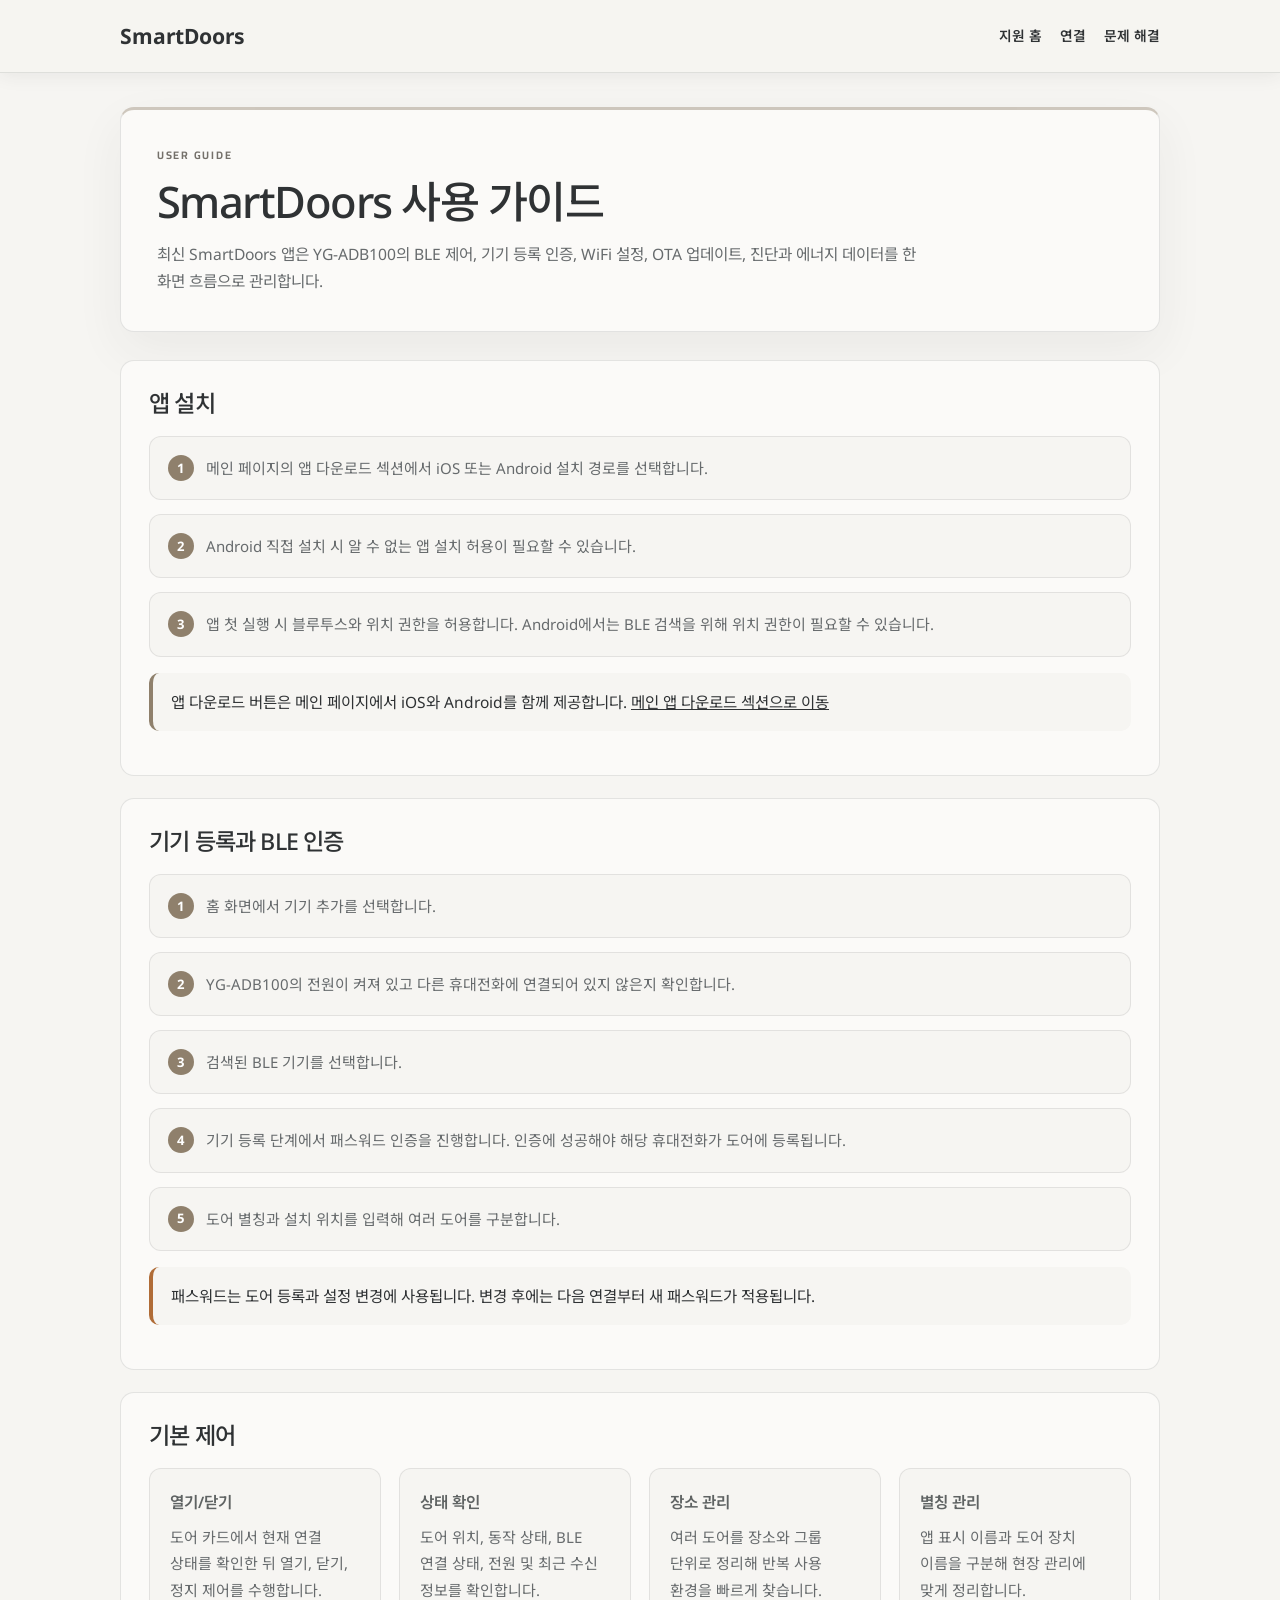
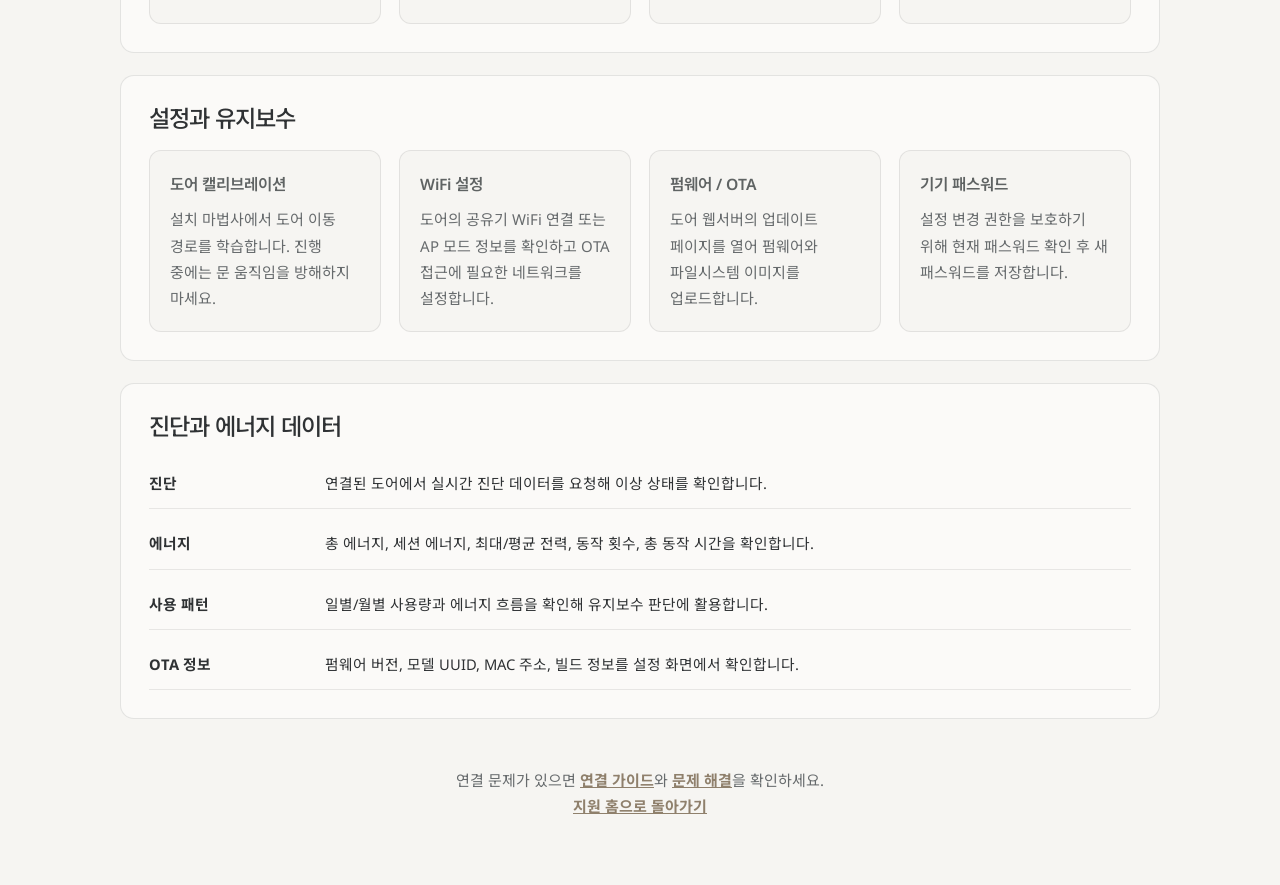
<file: support/user-guide.html>
<!DOCTYPE html>
<html lang="ko">
<head>
    <meta charset="UTF-8">
    <meta name="viewport" content="width=device-width, initial-scale=1.0">
    <title>SmartDoors 사용 가이드 - YG-ADB100 앱 사용법</title>
    <link rel="stylesheet" href="support.css">
</head>
<body>
    <header class="site-header">
        <nav class="nav">
            <a class="logo" href="../">SmartDoors</a>
            <div class="nav-links">
                <a href="index.html">지원 홈</a>
                <a href="connection-guide.html">연결</a>
                <a href="troubleshooting.html">문제 해결</a>
            </div>
        </nav>
    </header>

    <main class="container">
        <section class="hero">
            <div class="eyebrow">User Guide</div>
            <h1>SmartDoors 사용 가이드</h1>
            <p class="lead">최신 SmartDoors 앱은 YG-ADB100의 BLE 제어, 기기 등록 인증, WiFi 설정, OTA 업데이트, 진단과 에너지 데이터를 한 화면 흐름으로 관리합니다.</p>
        </section>

        <section class="section">
            <h2>앱 설치</h2>
            <ol class="steps">
                <li>메인 페이지의 앱 다운로드 섹션에서 iOS 또는 Android 설치 경로를 선택합니다.</li>
                <li>Android 직접 설치 시 알 수 없는 앱 설치 허용이 필요할 수 있습니다.</li>
                <li>앱 첫 실행 시 블루투스와 위치 권한을 허용합니다. Android에서는 BLE 검색을 위해 위치 권한이 필요할 수 있습니다.</li>
            </ol>
            <div class="note">앱 다운로드 버튼은 메인 페이지에서 iOS와 Android를 함께 제공합니다. <a href="../#download">메인 앱 다운로드 섹션으로 이동</a></div>
        </section>

        <section class="section">
            <h2>기기 등록과 BLE 인증</h2>
            <ol class="steps">
                <li>홈 화면에서 기기 추가를 선택합니다.</li>
                <li>YG-ADB100의 전원이 켜져 있고 다른 휴대전화에 연결되어 있지 않은지 확인합니다.</li>
                <li>검색된 BLE 기기를 선택합니다.</li>
                <li>기기 등록 단계에서 패스워드 인증을 진행합니다. 인증에 성공해야 해당 휴대전화가 도어에 등록됩니다.</li>
                <li>도어 별칭과 설치 위치를 입력해 여러 도어를 구분합니다.</li>
            </ol>
            <div class="warning">패스워드는 도어 등록과 설정 변경에 사용됩니다. 변경 후에는 다음 연결부터 새 패스워드가 적용됩니다.</div>
        </section>

        <section class="section">
            <h2>기본 제어</h2>
            <div class="grid">
                <div class="card"><h3>열기/닫기</h3><p>도어 카드에서 현재 연결 상태를 확인한 뒤 열기, 닫기, 정지 제어를 수행합니다.</p></div>
                <div class="card"><h3>상태 확인</h3><p>도어 위치, 동작 상태, BLE 연결 상태, 전원 및 최근 수신 정보를 확인합니다.</p></div>
                <div class="card"><h3>장소 관리</h3><p>여러 도어를 장소와 그룹 단위로 정리해 반복 사용 환경을 빠르게 찾습니다.</p></div>
                <div class="card"><h3>별칭 관리</h3><p>앱 표시 이름과 도어 장치 이름을 구분해 현장 관리에 맞게 정리합니다.</p></div>
            </div>
        </section>

        <section class="section">
            <h2>설정과 유지보수</h2>
            <div class="grid">
                <div class="card"><h3>도어 캘리브레이션</h3><p>설치 마법사에서 도어 이동 경로를 학습합니다. 진행 중에는 문 움직임을 방해하지 마세요.</p></div>
                <div class="card"><h3>WiFi 설정</h3><p>도어의 공유기 WiFi 연결 또는 AP 모드 정보를 확인하고 OTA 접근에 필요한 네트워크를 설정합니다.</p></div>
                <div class="card"><h3>펌웨어 / OTA</h3><p>도어 웹서버의 업데이트 페이지를 열어 펌웨어와 파일시스템 이미지를 업로드합니다.</p></div>
                <div class="card"><h3>기기 패스워드</h3><p>설정 변경 권한을 보호하기 위해 현재 패스워드 확인 후 새 패스워드를 저장합니다.</p></div>
            </div>
        </section>

        <section class="section">
            <h2>진단과 에너지 데이터</h2>
            <div class="data-list">
                <div><strong>진단</strong><span>연결된 도어에서 실시간 진단 데이터를 요청해 이상 상태를 확인합니다.</span></div>
                <div><strong>에너지</strong><span>총 에너지, 세션 에너지, 최대/평균 전력, 동작 횟수, 총 동작 시간을 확인합니다.</span></div>
                <div><strong>사용 패턴</strong><span>일별/월별 사용량과 에너지 흐름을 확인해 유지보수 판단에 활용합니다.</span></div>
                <div><strong>OTA 정보</strong><span>펌웨어 버전, 모델 UUID, MAC 주소, 빌드 정보를 설정 화면에서 확인합니다.</span></div>
            </div>
        </section>

        <div class="footer">
            <p>연결 문제가 있으면 <a href="connection-guide.html">연결 가이드</a>와 <a href="troubleshooting.html">문제 해결</a>을 확인하세요.</p>
            <p><a href="index.html">지원 홈으로 돌아가기</a></p>
        </div>
    </main>
</body>
</html>
</file>
<file: support/support.css>
@import url("https://fonts.googleapis.com/css2?family=Cairo:wght@300;400;500;600;700&family=Noto+Sans:wght@300;400;500;600;700&family=Noto+Sans+KR:wght@300;400;500;600;700&display=swap");

:root {
    --gold: #8f806c;
    --gold-light: #c9bca8;
    --cream: #f6f5f2;
    --cream-deep: #eeece7;
    --surface: #fbfaf8;
    --dark: #2f3234;
    --gray: #676b6d;
    --line: rgba(83, 86, 86, 0.14);
    --font-sans: "Noto Sans", "Noto Sans KR", -apple-system, BlinkMacSystemFont, "Segoe UI", sans-serif;
    --font-serif: "Noto Sans", "Noto Sans KR", -apple-system, BlinkMacSystemFont, "Segoe UI", sans-serif;
    --font-display: "Cairo", "Noto Sans", "Noto Sans KR", sans-serif;
}

* {
    margin: 0;
    padding: 0;
    box-sizing: border-box;
}

html {
    scroll-behavior: smooth;
}

body {
    font-family: var(--font-sans);
    font-size: 15.5px;
    line-height: 1.72;
    color: var(--dark);
    background: var(--cream);
    font-weight: 400;
    letter-spacing: 0;
    word-break: keep-all;
    text-rendering: optimizeLegibility;
}

a {
    color: inherit;
}

p,
li {
    font-size: 0.94rem;
    line-height: 1.74;
}

.site-header {
    background: rgba(246, 245, 242, 0.96);
    border-bottom: 1px solid var(--line);
    box-shadow: 0 2px 18px rgba(51, 51, 51, 0.08);
}

.nav {
    max-width: 1080px;
    min-height: 72px;
    margin: 0 auto;
    padding: 0 20px;
    display: flex;
    align-items: center;
    justify-content: space-between;
    gap: 20px;
}

.logo {
    font-size: 1.32rem;
    font-weight: 700;
    text-decoration: none;
}

.nav-links {
    display: flex;
    gap: 18px;
    flex-wrap: wrap;
    justify-content: flex-end;
    font-weight: 600;
    font-size: 0.86rem;
}

.nav-links a {
    text-decoration: none;
}

.nav-links a:hover {
    color: var(--gold);
}

.container {
    max-width: 1080px;
    margin: 0 auto;
    padding: 34px 20px 56px;
}

.hero {
    padding: 36px;
    margin-bottom: 28px;
    background: var(--surface);
    border: 1px solid var(--line);
    border-top: 3px solid rgba(143, 128, 108, 0.42);
    border-radius: 14px;
    box-shadow: 0 18px 50px rgba(51, 51, 51, 0.06);
}

.eyebrow {
    color: #74706a;
    font-family: var(--font-display);
    font-size: 0.68rem;
    font-weight: 700;
    letter-spacing: 0.16em;
    text-transform: uppercase;
    margin-bottom: 10px;
}

h1,
h2 {
    font-family: var(--font-serif);
    line-height: 1.24;
    font-weight: 500;
    letter-spacing: -0.035em;
}

h1 {
    font-size: clamp(1.9rem, 3.4vw, 2.85rem);
    margin-bottom: 12px;
}

h2 {
    font-size: 1.45rem;
    margin-bottom: 18px;
    color: var(--dark);
}

h3 {
    font-size: 0.98rem;
    font-weight: 600;
    margin: 18px 0 8px;
}

p,
li {
    color: var(--gray);
}

.lead {
    max-width: 760px;
    color: var(--gray);
    font-size: 0.98rem;
    line-height: 1.74;
}

.section {
    background: var(--surface);
    padding: 28px;
    border: 1px solid var(--line);
    border-radius: 14px;
    margin-bottom: 22px;
}

.grid {
    display: grid;
    grid-template-columns: repeat(auto-fit, minmax(230px, 1fr));
    gap: 18px;
}

.card {
    padding: 20px;
    background: var(--cream);
    border: 1px solid rgba(83, 86, 86, 0.12);
    border-radius: 12px;
}

.card h3 {
    color: #5f6363;
    margin-top: 0;
}

.btn {
    display: inline-flex;
    align-items: center;
    justify-content: center;
    min-height: 44px;
    margin-top: 14px;
    padding: 10px 18px;
    border-radius: 8px;
    background: var(--gold);
    color: white;
    text-decoration: none;
    font-size: 0.88rem;
    font-weight: 700;
    border: 1px solid var(--gold);
}

.btn.secondary {
    background: white;
    color: var(--dark);
    border-color: rgba(83, 86, 86, 0.18);
}

.btn:hover {
    background: #766a5a;
    color: white;
}

.steps {
    counter-reset: item;
    list-style: none;
}

.steps li {
    counter-increment: item;
    position: relative;
    padding: 18px 18px 18px 56px;
    margin-bottom: 14px;
    background: var(--cream);
    border: 1px solid rgba(83, 86, 86, 0.12);
    border-radius: 12px;
}

.steps li::before {
    content: counter(item);
    position: absolute;
    left: 18px;
    top: 18px;
    width: 26px;
    height: 26px;
    border-radius: 50%;
    display: flex;
    align-items: center;
    justify-content: center;
    background: var(--gold);
    color: white;
    font-size: 0.82rem;
    font-weight: 700;
}

.note,
.warning,
.success {
    padding: 16px 18px;
    margin: 16px 0;
    border-radius: 10px;
    border-left: 4px solid var(--gold);
    background: var(--cream);
}

.warning {
    border-left-color: #b06c37;
}

.success {
    border-left-color: #5f8f5f;
}

.data-list {
    display: grid;
    gap: 10px;
}

.data-list div {
    display: grid;
    grid-template-columns: 160px 1fr;
    gap: 16px;
    padding: 12px 0;
    border-bottom: 1px solid rgba(83, 86, 86, 0.12);
    font-size: 0.92rem;
}

.data-list strong {
    color: var(--dark);
}

ul {
    margin-left: 20px;
}

.footer {
    padding: 26px 0 10px;
    text-align: center;
    color: var(--gray);
}

.footer a {
    color: var(--gold);
    font-weight: 700;
}

@media (max-width: 760px) {
    .nav {
        align-items: flex-start;
        flex-direction: column;
        padding: 14px 20px;
    }

    .container {
        padding-top: 22px;
    }

    .hero,
    .section {
        padding: 22px;
    }

    .data-list div {
        grid-template-columns: 1fr;
        gap: 4px;
    }
}
</file>
